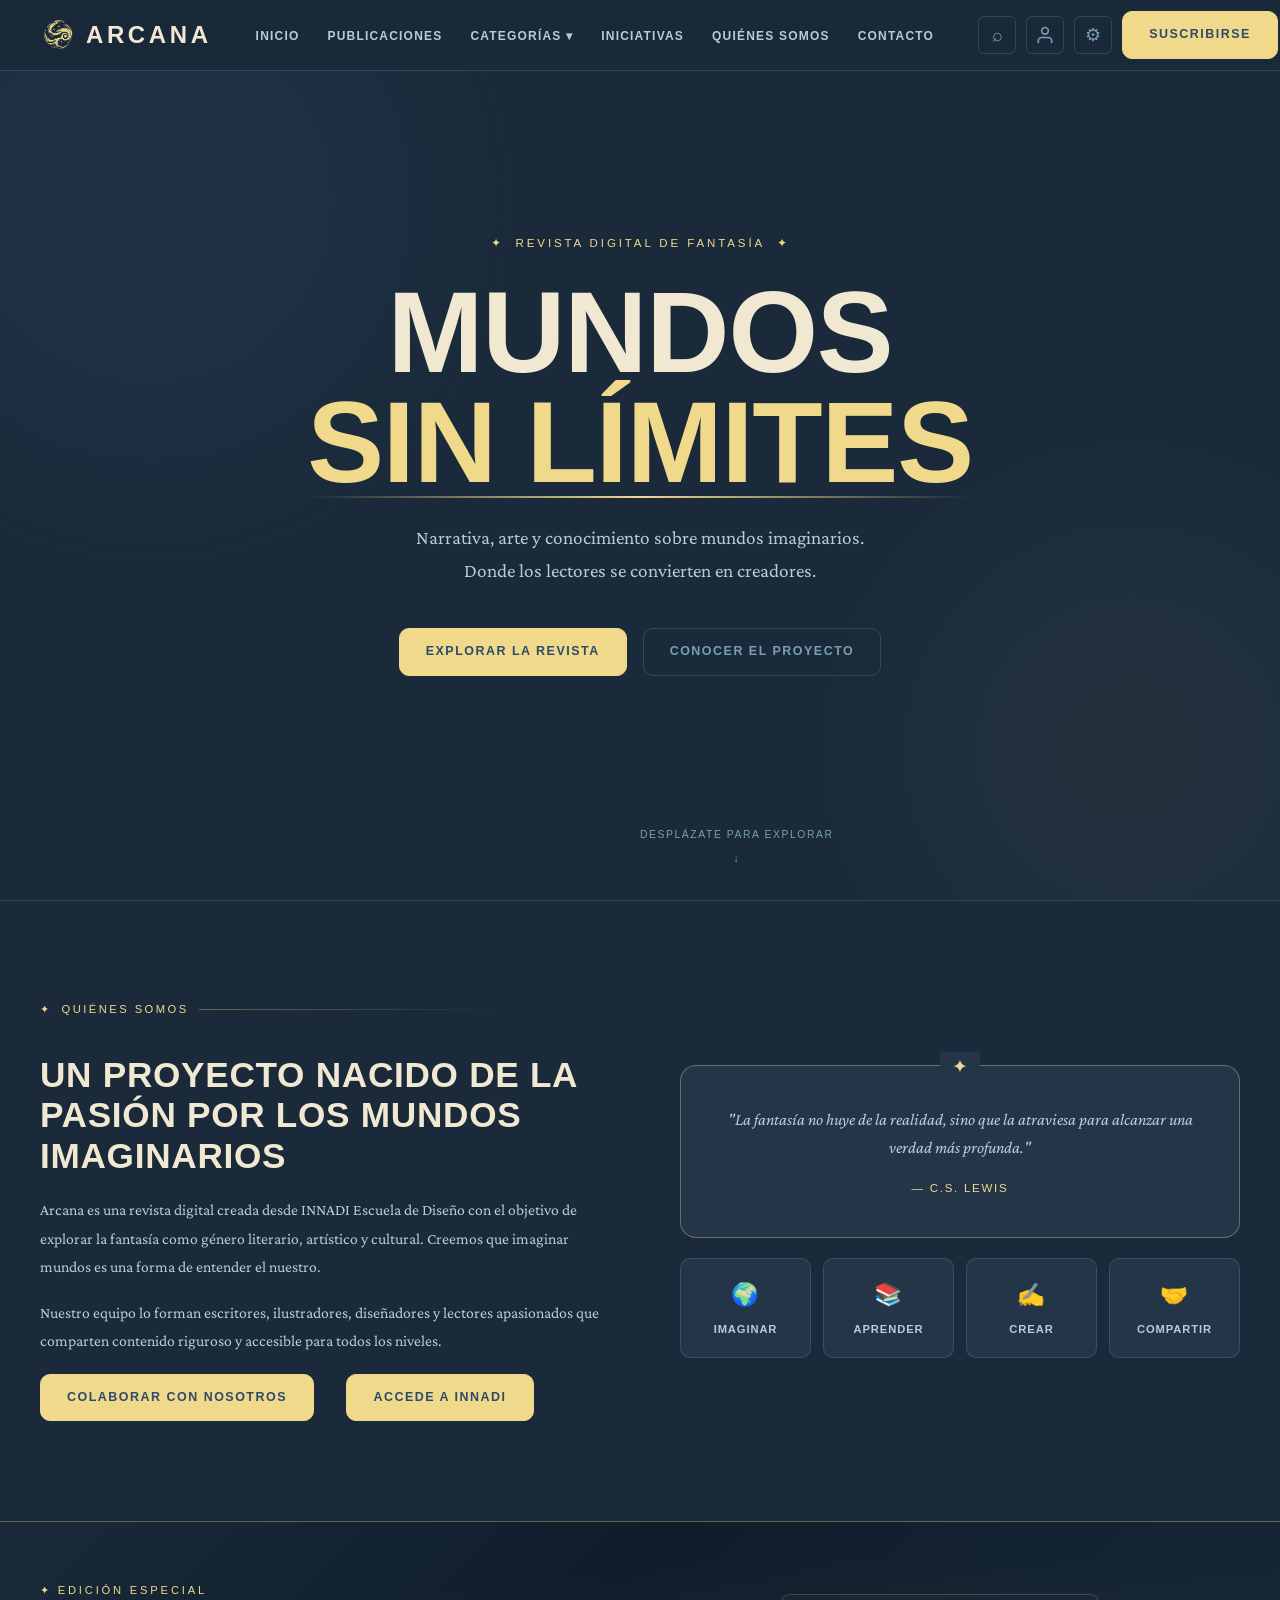
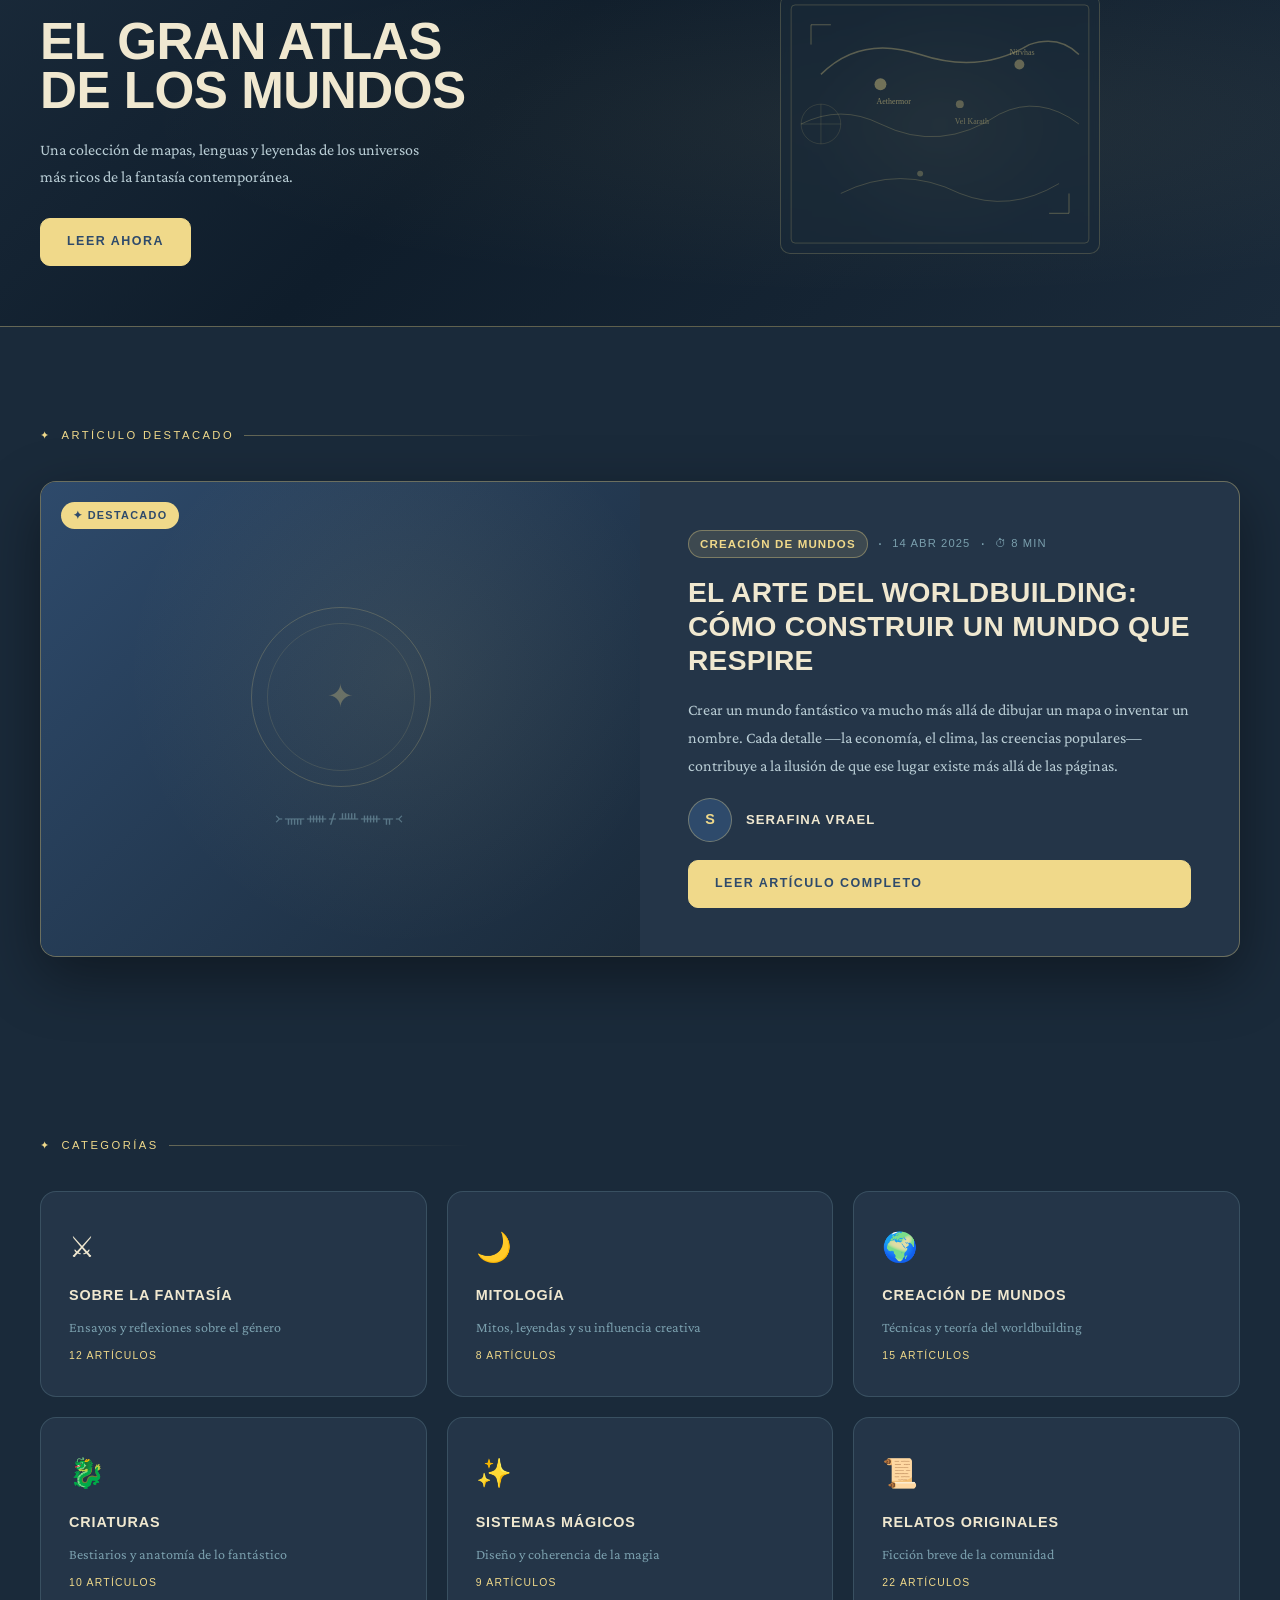
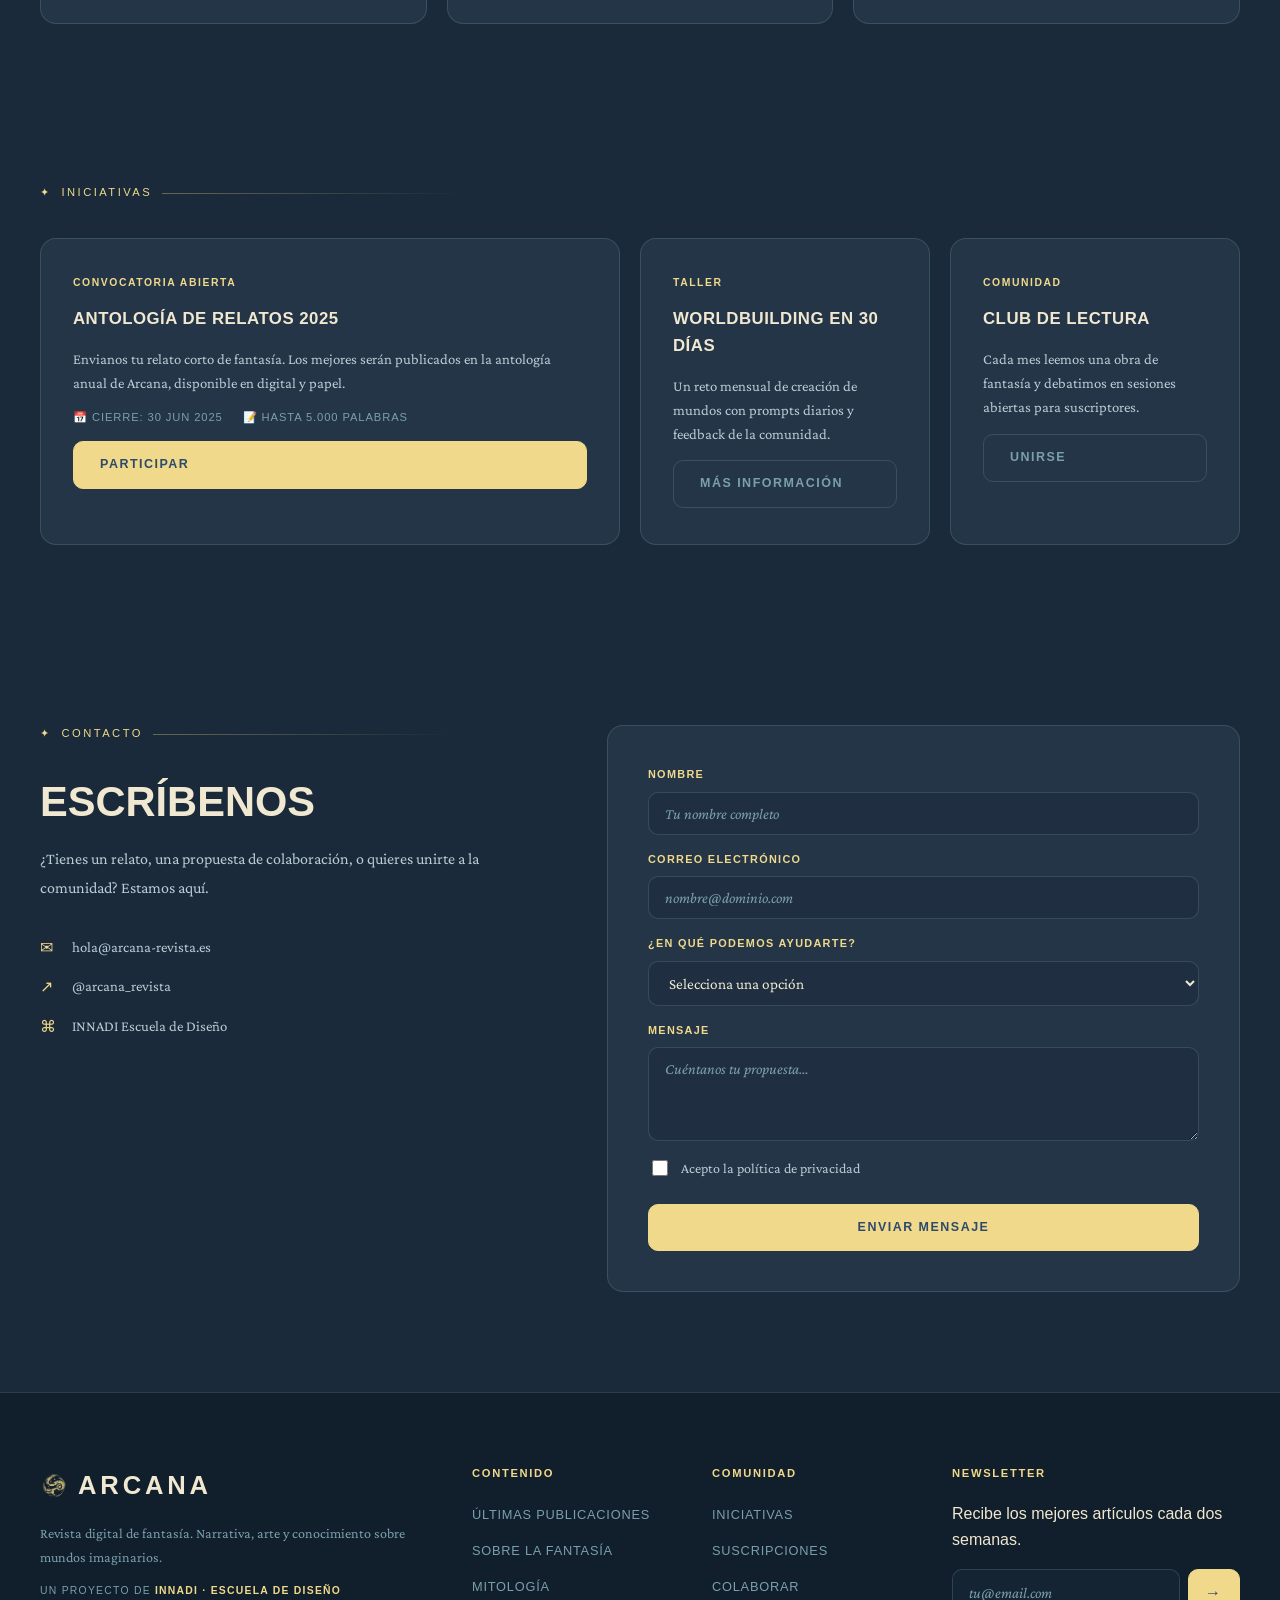
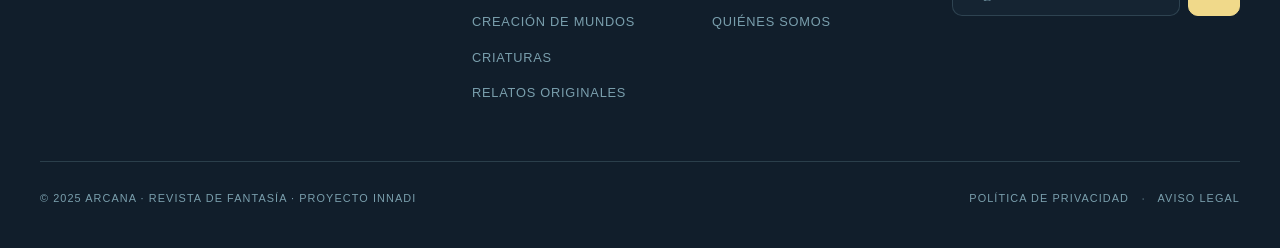
<file: index.html>
<!DOCTYPE html>
<html lang="es">
<head>
  <meta charset="UTF-8">
  <meta name="viewport" content="width=device-width, initial-scale=1.0">
  <meta name="description" content="Arcana — Revista digital de fantasía. Narrativa, arte y conocimiento sobre mundos imaginarios.">
  <title>Arcana · Revista de Fantasía</title>
  <link rel="preconnect" href="https://fonts.googleapis.com">
  <link rel="preconnect" href="https://fonts.gstatic.com" crossorigin>
  <link href="https://fonts.googleapis.com/css2?family=Cinzel:wght@400;600;700;900&family=Crimson+Pro:ital,wght@0,300;0,400;0,600;1,300;1,400&display=swap" rel="stylesheet">
  <link rel="stylesheet" href="assets/css/estilo.css">
  <link rel="stylesheet" href="assets/css/revista.css">
  <script src="assets/js/java.js"></script>

</head>
<body>

  <!-- ═══ NAVEGACIÓN ═══ -->
  <nav class="nav" id="nav">
    <div class="nav-inner">
      <a href="#" class="nav-logo" onclick="showPage('home')">
        <img src="assets/img/ico.png" class="nav-logo-img" alt="Arcana">
        <span class="nav-logo-text">Arcana</span>
      </a>
      <ul class="nav-links" id="navLinks">
        <li><a href="#inicio" class="nav-link" onclick="showPage('home')">Inicio</a></li>
        <li><a href="#publicaciones" class="nav-link" onclick="showPage('publicaciones')">Publicaciones</a></li>
        <li class="nav-dropdown">
          <a href="#categorias" class="nav-link">Categorías ▾</a>
          <ul class="dropdown-menu">
            <li><a href="#" onclick="showPage('publicaciones','fantasia')">Sobre la fantasía</a></li>
            <li><a href="#" onclick="showPage('publicaciones','mitologia')">Mitología</a></li>
            <li><a href="#" onclick="showPage('publicaciones','mundos')">Creación de mundos</a></li>
            <li><a href="#" onclick="showPage('publicaciones','criaturas')">Criaturas</a></li>
            <li><a href="#" onclick="showPage('publicaciones','magia')">Sistemas mágicos</a></li>
            <li><a href="#" onclick="showPage('publicaciones','relatos')">Relatos originales</a></li>
          </ul>
        </li>
        <li><a href="#iniciativas" class="nav-link">Iniciativas</a></li>
        <li><a href="#quienes" class="nav-link">Quiénes somos</a></li>
        <li><a href="#contacto" class="nav-link">Contacto</a></li>
      </ul>
      <div class="nav-actions">
        <button class="nav-search-btn" id="searchToggle" aria-label="Buscar">⌕</button>
        <button class="nav-icon-btn" onclick="showPage('usuario')" aria-label="Usuario">
          <svg width="20" height="20" viewBox="0 0 24 24" fill="none" stroke="currentColor" stroke-width="2" stroke-linecap="round" stroke-linejoin="round">
            <path d="M20 21v-2a4 4 0 0 0-4-4H8a4 4 0 0 0-4 4v2"/>
            <circle cx="12" cy="7" r="4"/>
          </svg>
        </button>
        <button class="nav-icon-btn" onclick="showPage('config')" aria-label="Configuración">⚙</button>
        <a href="#" class="btn btn-primary nav-cta" onclick="showPage('suscripciones')">Suscribirse</a>
      </div>
      <button class="nav-burger" id="burger" aria-label="Menú">☰</button>
    </div>
    <div class="search-bar" id="searchBar">
      <div class="search-inner">
        <input type="search" id="searchInput" placeholder="Busca artículos, criaturas, mundos…" autocomplete="off">
        <button class="search-close" id="searchClose">✕</button>
      </div>
    </div>
  </nav>

  <!-- ═══════════════════════════════
       PÁGINA: HOME
  ═══════════════════════════════ -->
  <div id="page-home" class="page active">

    <!-- HERO -->
    <section class="hero-main" id="inicio">
      <div class="hero-bg">
        <div class="hero-orb hero-orb-1"></div>
        <div class="hero-orb hero-orb-2"></div>
        <div class="hero-particles" id="particles"></div>
      </div>
      <div class="hero-content">
        <p class="hero-eyebrow">✦ &nbsp;Revista Digital de Fantasía &nbsp;✦</p>
        <h1 class="hero-title">
          <span class="hero-title-line">Mundos</span>
          <span class="hero-title-line hero-title-accent">sin límites</span>
        </h1>
        <p class="hero-subtitle">Narrativa, arte y conocimiento sobre mundos imaginarios.<br>Donde los lectores se convierten en creadores.</p>
        <div class="hero-cta-group">
          <a href="#" class="btn btn-primary" onclick="showPage('publicaciones')">Explorar la revista</a>
          <a href="#quienes" class="btn btn-ghost">Conocer el proyecto</a>
        </div>
      </div>
      <div class="hero-scroll-hint">
        <span>Desplázate para explorar</span>
        <div class="scroll-arrow">↓</div>
      </div>
    </section>

        <!-- QUIÉNES SOMOS -->
    <section class="quienes-section" id="quienes">
      <div class="container">
        <div class="quienes-inner">
          <div class="quienes-text">
            <div class="section-label"><span>✦</span> Quiénes somos</div>
            <h2>Un proyecto nacido de la pasión por los mundos imaginarios</h2>
            <p>Arcana es una revista digital creada desde INNADI Escuela de Diseño con el objetivo de explorar la fantasía como género literario, artístico y cultural. Creemos que imaginar mundos es una forma de entender el nuestro.</p>
            <p>Nuestro equipo lo forman escritores, ilustradores, diseñadores y lectores apasionados que comparten contenido riguroso y accesible para todos los niveles.</p>
            <a href="#contacto" class="btn btn-primary-cont">Colaborar con nosotros</a>
            <a href="https://www.innadi.com/" class="btn btn-primary">Accede a INNADI</a>
          </div>
          <div class="quienes-visual">
            <div class="manifesto-card">
              <p class="manifesto-quote">"La fantasía no huye de la realidad, sino que la atraviesa para alcanzar una verdad más profunda."</p>
              <p class="manifesto-author">— C.S. Lewis</p>
              <div class="manifesto-deco">✦</div>
            </div>
            <div class="values-grid">
              <div class="value-item"><span>🌍</span><strong>Imaginar</strong></div>
              <div class="value-item"><span>📚</span><strong>Aprender</strong></div>
              <div class="value-item"><span>✍</span><strong>Crear</strong></div>
              <div class="value-item"><span>🤝</span><strong>Compartir</strong></div>
            </div>
          </div>
        </div>
      </div>
    </section>

    <!-- BANNER -->
    <section class="banner-section">
      <div class="banner-inner">
        <div class="banner-text-col">
          <p class="banner-eyebrow">✦ Edición especial</p>
          <h2 class="banner-title">El gran atlas<br>de los mundos</h2>
          <p class="banner-desc">Una colección de mapas, lenguas y leyendas de los universos más ricos de la fantasía contemporánea.</p>
          <a href="#" class="btn btn-primary" onclick="showPage('articulo')">Leer ahora</a>
        </div>
        <div class="banner-visual">
          <div class="banner-orb"></div>
          <div class="banner-map-art">
            <svg viewBox="0 0 320 260" fill="none" xmlns="http://www.w3.org/2000/svg">
              <rect x="10" y="10" width="300" height="240" rx="4" stroke="rgba(240,217,138,0.2)" stroke-width="1"/>
              <path d="M40 80 Q80 40 140 60 Q200 80 250 50 Q280 40 300 60" stroke="rgba(240,217,138,0.3)" stroke-width="1.5" fill="none"/>
              <path d="M20 130 Q60 110 100 130 Q160 160 220 120 Q260 100 300 130" stroke="rgba(240,217,138,0.2)" stroke-width="1" fill="none"/>
              <path d="M60 200 Q120 170 180 200 Q230 220 280 190" stroke="rgba(240,217,138,0.2)" stroke-width="1" fill="none"/>
              <circle cx="100" cy="90" r="6" fill="rgba(240,217,138,0.4)"/>
              <circle cx="180" cy="110" r="4" fill="rgba(240,217,138,0.3)"/>
              <circle cx="240" cy="70" r="5" fill="rgba(240,217,138,0.35)"/>
              <circle cx="140" cy="180" r="3" fill="rgba(240,217,138,0.25)"/>
              <text x="96" y="110" font-size="8" fill="rgba(240,217,138,0.5)" font-family="serif">Aethermor</text>
              <text x="175" y="130" font-size="8" fill="rgba(240,217,138,0.4)" font-family="serif">Vel Karath</text>
              <text x="230" y="60" font-size="8" fill="rgba(240,217,138,0.45)" font-family="serif">Nirvhas</text>
              <path d="M30 30 L50 30 M30 30 L30 50" stroke="rgba(240,217,138,0.3)" stroke-width="1"/>
              <path d="M290 220 L270 220 M290 220 L290 200" stroke="rgba(240,217,138,0.3)" stroke-width="1"/>
              <circle cx="40" cy="130" r="20" stroke="rgba(240,217,138,0.12)" stroke-width="1" fill="none"/>
              <line x1="40" y1="110" x2="40" y2="150" stroke="rgba(240,217,138,0.15)" stroke-width="0.8"/>
              <line x1="20" y1="130" x2="60" y2="130" stroke="rgba(240,217,138,0.15)" stroke-width="0.8"/>
            </svg>
          </div>
        </div>
      </div>
    </section>

    <!-- ARTÍCULO DESTACADO (home) -->
    <section class="featured-wrap" id="publicaciones">
      <div class="container">
        <div class="section-label"><span>✦</span> Artículo destacado</div>
        <article class="featured-article">
          <div class="featured-img">
            <div class="featured-img-placeholder">
              <div class="img-art">
                <div class="img-art-circle"></div>
                <div class="img-art-rune">᚛ᚅᚔᚋᚊᚔᚂ᚜</div>
              </div>
            </div>
            <span class="featured-badge">✦ Destacado</span>
          </div>
          <div class="featured-body">
            <div class="featured-meta">
              <span class="tag">Creación de mundos</span>
              <span class="meta-sep">·</span>
              <span class="meta-date">14 Abr 2025</span>
              <span class="meta-sep">·</span>
              <span class="meta-time">⏱ 8 min</span>
            </div>
            <h2 class="featured-title">El arte del Worldbuilding: cómo construir un mundo que respire</h2>
            <p class="featured-excerpt">Crear un mundo fantástico va mucho más allá de dibujar un mapa o inventar un nombre. Cada detalle —la economía, el clima, las creencias populares— contribuye a la ilusión de que ese lugar existe más allá de las páginas.</p>
            <div class="featured-author">
              <div class="author-avatar">S</div>
              <div>
                <strong>Serafina Vrael</strong>
              </div>
            </div>
            <a href="#" class="btn btn-primary" onclick="showPage('articulo')">Leer artículo completo</a>
          </div>
        </article>
      </div>
    </section>

    <!-- CATEGORÍAS GRID -->
    <section class="cat-section" id="categorias">
      <div class="container">
        <div class="section-label"><span>✦</span> Categorías</div>
        <div class="cat-grid">
          <a href="#" class="cat-card" onclick="showPage('publicaciones','fantasia')">
            <div class="cat-icon">⚔</div>
            <h3>Sobre la fantasía</h3>
            <p>Ensayos y reflexiones sobre el género</p>
            <span class="cat-count">12 artículos</span>
          </a>
          <a href="#" class="cat-card" onclick="showPage('publicaciones','mitologia')">
            <div class="cat-icon">🌙</div>
            <h3>Mitología</h3>
            <p>Mitos, leyendas y su influencia creativa</p>
            <span class="cat-count">8 artículos</span>
          </a>
          <a href="#" class="cat-card" onclick="showPage('publicaciones','mundos')">
            <div class="cat-icon">🌍</div>
            <h3>Creación de mundos</h3>
            <p>Técnicas y teoría del worldbuilding</p>
            <span class="cat-count">15 artículos</span>
          </a>
          <a href="#" class="cat-card" onclick="showPage('publicaciones','criaturas')">
            <div class="cat-icon">🐉</div>
            <h3>Criaturas</h3>
            <p>Bestiarios y anatomía de lo fantástico</p>
            <span class="cat-count">10 artículos</span>
          </a>
          <a href="#" class="cat-card" onclick="showPage('publicaciones','magia')">
            <div class="cat-icon">✨</div>
            <h3>Sistemas mágicos</h3>
            <p>Diseño y coherencia de la magia</p>
            <span class="cat-count">9 artículos</span>
          </a>
          <a href="#" class="cat-card" onclick="showPage('publicaciones','relatos')">
            <div class="cat-icon">📜</div>
            <h3>Relatos originales</h3>
            <p>Ficción breve de la comunidad</p>
            <span class="cat-count">22 artículos</span>
          </a>
        </div>
      </div>
    </section>

    <!-- INICIATIVAS -->
    <section class="iniciativas-section" id="iniciativas">
      <div class="container">
        <div class="section-label"><span>✦</span> Iniciativas</div>
        <div class="iniciativas-grid">
          <article class="iniciativa-card iniciativa-main">
            <div class="iniciativa-tag">Convocatoria abierta</div>
            <h3>Antología de Relatos 2025</h3>
            <p>Envianos tu relato corto de fantasía. Los mejores serán publicados en la antología anual de Arcana, disponible en digital y papel.</p>
            <div class="iniciativa-meta">
              <span>📅 Cierre: 30 Jun 2025</span>
              <span>📝 Hasta 5.000 palabras</span>
            </div>
            <a href="#contacto" class="btn btn-primary">Participar</a>
          </article>
          <article class="iniciativa-card">
            <div class="iniciativa-tag">Taller</div>
            <h3>Worldbuilding en 30 días</h3>
            <p>Un reto mensual de creación de mundos con prompts diarios y feedback de la comunidad.</p>
            <a href="#" class="btn btn-ghost">Más información</a>
          </article>
          <article class="iniciativa-card">
            <div class="iniciativa-tag">Comunidad</div>
            <h3>Club de lectura</h3>
            <p>Cada mes leemos una obra de fantasía y debatimos en sesiones abiertas para suscriptores.</p>
            <a href="#" class="btn btn-ghost">Unirse</a>
          </article>
        </div>
      </div>
    </section>

    <!-- CONTACTO -->
    <section class="contacto-section" id="contacto">
      <div class="container">
        <div class="contacto-inner">
          <div class="contacto-text">
            <div class="section-label"><span>✦</span> Contacto</div>
            <h2>Escríbenos</h2>
            <p>¿Tienes un relato, una propuesta de colaboración, o quieres unirte a la comunidad? Estamos aquí.</p>
            <div class="contacto-info">
              <div class="contacto-item"><span>✉</span><span>hola@arcana-revista.es</span></div>
              <div class="contacto-item"><span>↗</span><span>@arcana_revista</span></div>
              <div class="contacto-item"><span>⌘</span><span>INNADI Escuela de Diseño</span></div>
            </div>
          </div>
          <form class="contacto-form" id="contactForm">
            <div class="field">
              <label for="c-nombre">Nombre</label>
              <input id="c-nombre" type="text" placeholder="Tu nombre completo" required>
            </div>
            <div class="field">
              <label for="c-email">Correo electrónico</label>
              <input id="c-email" type="email" placeholder="nombre@dominio.com" required>
            </div>
            <div class="field">
              <label for="c-tipo">¿En qué podemos ayudarte?</label>
              <select id="c-tipo">
                <option>Selecciona una opción</option>
                <option>Propuesta de colaboración</option>
                <option>Envío de relato</option>
                <option>Suscripción</option>
                <option>Otros</option>
              </select>
            </div>
            <div class="field">
              <label for="c-mensaje">Mensaje</label>
              <textarea id="c-mensaje" rows="4" placeholder="Cuéntanos tu propuesta…" required></textarea>
            </div>
            <div class="field-inline">
              <label class="checkbox-wrap">
                <input type="checkbox" required>
                <span>Acepto la política de privacidad</span>
              </label>
            </div>
            <button type="submit" class="btn btn-primary form-submit">Enviar mensaje</button>
            <div class="form-success" id="formSuccess"><span>✓</span> Mensaje enviado. ¡Nos ponemos en contacto pronto!</div>
          </form>
        </div>
      </div>
    </section>

    <!-- FOOTER -->
    <footer class="footer">
      <div class="container">
        <div class="footer-grid">
          <div class="footer-brand">
            <div class="footer-logo">
            <img src="assets/img/ico.png" class="footer-logo-img" alt="">
            Arcana
          </div>
            <p>Revista digital de fantasía. Narrativa, arte y conocimiento sobre mundos imaginarios.</p>
            <p class="footer-innadi">Un proyecto de <strong> <a href="https://www.innadi.com/">INNADI · Escuela de Diseño</a></strong></p>
          </div>
          <div class="footer-col">
            <h4>Contenido</h4>
            <ul>
              <li><a href="#" onclick="showPage('publicaciones')">Últimas publicaciones</a></li>
              <li><a href="#" onclick="showPage('publicaciones','fantasia')">Sobre la fantasía</a></li>
              <li><a href="#" onclick="showPage('publicaciones','mitologia')">Mitología</a></li>
              <li><a href="#" onclick="showPage('publicaciones','mundos')">Creación de mundos</a></li>
              <li><a href="#" onclick="showPage('publicaciones','criaturas')">Criaturas</a></li>
              <li><a href="#" onclick="showPage('publicaciones','relatos')">Relatos originales</a></li>
            </ul>
          </div>
          <div class="footer-col">
            <h4>Comunidad</h4>
            <ul>
              <li><a href="#iniciativas">Iniciativas</a></li>
              <li><a href="#" onclick="showPage('suscripciones')">Suscripciones</a></li>
              <li><a href="#contacto">Colaborar</a></li>
              <li><a href="#quienes">Quiénes somos</a></li>
            </ul>
          </div>
          <div class="footer-col">
            <h4>Newsletter</h4>
            <p>Recibe los mejores artículos cada dos semanas.</p>
            <div class="footer-newsletter">
              <input type="email" placeholder="tu@email.com" class="footer-email-input">
              <button class="btn btn-primary footer-subscribe">→</button>
            </div>
          </div>
        </div>
        <div class="footer-bottom">
          <p>© 2025 Arcana · Revista de Fantasía · Proyecto INNADI</p>
          <div class="footer-links">
            <a href="#">Política de privacidad</a>
            <span>·</span>
            <a href="#">Aviso legal</a>
          </div>
        </div>
      </div>
    </footer>

  </div><!-- /page-home -->


  <!-- ═══════════════════════════════
       PÁGINA: PUBLICACIONES
  ═══════════════════════════════ -->
  <div id="page-publicaciones" class="page">
    <div class="subpage-hero">
      <div class="container">
        <p class="hero-eyebrow">✦ Publicaciones</p>
        <h1 class="subpage-title" id="pubPageTitle">Todas las publicaciones</h1>
        <p class="subpage-subtitle" id="pubPageSub">Explora nuestra biblioteca de artículos por categoría</p>
      </div>
    </div>

    <div class="container pub-layout">
      <!-- Sidebar categorías -->
      <aside class="pub-sidebar">
        <div class="sidebar-label">Categorías</div>
        <nav class="sidebar-nav">
          <button class="sidebar-btn active" data-cat="todos" onclick="filterPub('todos',this)">
            <span class="sidebar-btn-icon">✦</span> Todos
            <span class="sidebar-count">76</span>
          </button>
          <button class="sidebar-btn" data-cat="fantasia" onclick="filterPub('fantasia',this)">
            <span class="sidebar-btn-icon">⚔</span> Sobre la fantasía
            <span class="sidebar-count">12</span>
          </button>
          <button class="sidebar-btn" data-cat="mitologia" onclick="filterPub('mitologia',this)">
            <span class="sidebar-btn-icon">🌙</span> Mitología
            <span class="sidebar-count">8</span>
          </button>
          <button class="sidebar-btn" data-cat="mundos" onclick="filterPub('mundos',this)">
            <span class="sidebar-btn-icon">🌍</span> Creación de mundos
            <span class="sidebar-count">15</span>
          </button>
          <button class="sidebar-btn" data-cat="criaturas" onclick="filterPub('criaturas',this)">
            <span class="sidebar-btn-icon">🐉</span> Criaturas
            <span class="sidebar-count">10</span>
          </button>
          <button class="sidebar-btn" data-cat="magia" onclick="filterPub('magia',this)">
            <span class="sidebar-btn-icon">✨</span> Sistemas mágicos
            <span class="sidebar-count">9</span>
          </button>
          <button class="sidebar-btn" data-cat="relatos" onclick="filterPub('relatos',this)">
            <span class="sidebar-btn-icon">📜</span> Relatos originales
            <span class="sidebar-count">22</span>
          </button>
        </nav>
        <div class="sidebar-divider"></div>
        <div class="sidebar-label">Ordenar por</div>
        <div class="sidebar-sort">
          <button class="sort-btn active">Más recientes</button>
          <button class="sort-btn">Más leídos</button>
          <button class="sort-btn">Lectura corta</button>
        </div>
      </aside>

      <!-- Grid de artículos -->
      <main class="pub-main">
        <div class="pub-top-bar">
          <span class="pub-count" id="pubCount">76 artículos</span>
          <div class="pub-view-toggle">
            <button class="view-btn active" data-view="grid" onclick="setPubView('grid',this)">⊞</button>
            <button class="view-btn" data-view="list" onclick="setPubView('list',this)">☰</button>
          </div>
        </div>

        <div class="articles-grid pub-grid" id="pubGrid">

          <article class="article-card" data-cat="criaturas" onclick="showPage('articulo')">
            <div class="article-img">
              <div class="article-img-art art-dragon">
                <svg viewBox="0 0 120 120" fill="none"><circle cx="60" cy="60" r="55" stroke="rgba(240,217,138,0.15)" stroke-width="1"/><path d="M60 20 L80 50 L70 55 L90 80 L60 70 L30 80 L50 55 L40 50 Z" stroke="#F0D98A" stroke-width="1.5" fill="rgba(240,217,138,0.05)"/><circle cx="50" cy="45" r="3" fill="#F0D98A" opacity="0.6"/><circle cx="70" cy="45" r="3" fill="#F0D98A" opacity="0.6"/></svg>
              </div>
            </div>
            <div class="article-body">
              <div class="article-meta"><span class="tag">Criaturas</span><span class="meta-date">10 Abr 2025</span></div>
              <h3 class="article-title">Dragones: anatomía de una leyenda universal</h3>
              <p class="article-excerpt">Desde Fafnir hasta Smaug, los dragones comparten una presencia simbólica en culturas que nunca se conocieron.</p>
              <div class="article-footer"><div class="author-mini"><div class="author-dot">M</div><span>M. Thalindor</span></div><div class="read-info">⏱ 6 min</div></div>
            </div>
          </article>

          <article class="article-card" data-cat="magia" onclick="showPage('articulo')">
            <div class="article-img">
              <div class="article-img-art art-magic">
                <svg viewBox="0 0 120 120" fill="none"><circle cx="60" cy="60" r="55" stroke="rgba(240,217,138,0.15)" stroke-width="1"/><polygon points="60,15 70,45 100,45 77,63 86,93 60,75 34,93 43,63 20,45 50,45" stroke="#F0D98A" stroke-width="1.2" fill="rgba(240,217,138,0.04)"/></svg>
              </div>
            </div>
            <div class="article-body">
              <div class="article-meta"><span class="tag">Magia</span><span class="meta-date">5 Abr 2025</span></div>
              <h3 class="article-title">Las reglas de la magia: cuando lo imposible tiene lógica</h3>
              <p class="article-excerpt">Sanderson, Le Guin y Tolkien: tres filosofías del sistema mágico que cambiaron la fantasía moderna.</p>
              <div class="article-footer"><div class="author-mini"><div class="author-dot">D</div><span>D. Kessvel</span></div><div class="read-info">⏱ 9 min</div></div>
            </div>
          </article>

          <article class="article-card" data-cat="mundos" onclick="showPage('articulo')">
            <div class="article-img">
              <div class="article-img-art">
                <svg viewBox="0 0 120 120" fill="none"><circle cx="60" cy="60" r="55" stroke="rgba(240,217,138,0.15)" stroke-width="1"/><circle cx="60" cy="60" r="30" stroke="#F0D98A" stroke-width="1" fill="none" opacity="0.5"/><path d="M30 60 Q60 40 90 60" stroke="#F0D98A" stroke-width="1" fill="none" opacity="0.4"/><path d="M30 60 Q60 80 90 60" stroke="#F0D98A" stroke-width="1" fill="none" opacity="0.4"/></svg>
              </div>
            </div>
            <div class="article-body">
              <div class="article-meta"><span class="tag">Mundos</span><span class="meta-date">2 Abr 2025</span></div>
              <h3 class="article-title">Cartografía fantástica: mapear lo que no existe</h3>
              <p class="article-excerpt">Un mapa bien diseñado no solo orienta al lector; define el ritmo de la aventura y revela la historia del mundo.</p>
              <div class="article-footer"><div class="author-mini"><div class="author-dot">I</div><span>I. Sunveth</span></div><div class="read-info">⏱ 7 min</div></div>
            </div>
          </article>

          <article class="article-card" data-cat="mitologia" onclick="showPage('articulo')">
            <div class="article-img">
              <div class="article-img-art">
                <svg viewBox="0 0 120 120" fill="none"><circle cx="60" cy="60" r="55" stroke="rgba(240,217,138,0.15)" stroke-width="1"/><path d="M60 15 L60 105 M15 60 L105 60" stroke="#F0D98A" stroke-width="0.8" opacity="0.3"/><circle cx="60" cy="60" r="20" stroke="#F0D98A" stroke-width="1.2" fill="none" opacity="0.5"/><path d="M45 45 L75 75 M75 45 L45 75" stroke="#F0D98A" stroke-width="0.8" opacity="0.3"/></svg>
              </div>
            </div>
            <div class="article-body">
              <div class="article-meta"><span class="tag">Mitología</span><span class="meta-date">28 Mar 2025</span></div>
              <h3 class="article-title">Los héroes caídos: arquetipos que perduran</h3>
              <p class="article-excerpt">Aquiles, Sigfrido, Beowulf. Qué tienen en común estos héroes y por qué seguimos recreándolos hoy.</p>
              <div class="article-footer"><div class="author-mini"><div class="author-dot">C</div><span>C. Orvane</span></div><div class="read-info">⏱ 11 min</div></div>
            </div>
          </article>

          <article class="article-card" data-cat="fantasia" onclick="showPage('articulo')">
            <div class="article-img">
              <div class="article-img-art">
                <svg viewBox="0 0 120 120" fill="none"><circle cx="60" cy="60" r="55" stroke="rgba(240,217,138,0.15)" stroke-width="1"/><rect x="35" y="35" width="50" height="50" rx="3" stroke="#F0D98A" stroke-width="1" fill="rgba(240,217,138,0.04)"/><line x1="35" y1="50" x2="85" y2="50" stroke="#F0D98A" stroke-width="0.8" opacity="0.4"/><line x1="35" y1="65" x2="85" y2="65" stroke="#F0D98A" stroke-width="0.8" opacity="0.4"/><line x1="35" y1="78" x2="65" y2="78" stroke="#F0D98A" stroke-width="0.8" opacity="0.4"/></svg>
              </div>
            </div>
            <div class="article-body">
              <div class="article-meta"><span class="tag">Fantasía</span><span class="meta-date">21 Mar 2025</span></div>
              <h3 class="article-title">¿Qué hace grande a un libro de fantasía?</h3>
              <p class="article-excerpt">Más allá de la magia y los dragones, los mejores libros del género comparten algo que va mucho más allá de la trama.</p>
              <div class="article-footer"><div class="author-mini"><div class="author-dot">S</div><span>S. Vrael</span></div><div class="read-info">⏱ 5 min</div></div>
            </div>
          </article>

          <article class="article-card" data-cat="relatos" onclick="showPage('articulo')">
            <div class="article-img">
              <div class="article-img-art">
                <svg viewBox="0 0 120 120" fill="none"><circle cx="60" cy="60" r="55" stroke="rgba(240,217,138,0.15)" stroke-width="1"/><path d="M40 30 Q60 20 80 30 L85 90 Q60 100 35 90 Z" stroke="#F0D98A" stroke-width="1" fill="rgba(240,217,138,0.04)"/><line x1="48" y1="50" x2="72" y2="50" stroke="#F0D98A" stroke-width="0.8" opacity="0.5"/><line x1="48" y1="60" x2="72" y2="60" stroke="#F0D98A" stroke-width="0.8" opacity="0.5"/><line x1="48" y1="70" x2="62" y2="70" stroke="#F0D98A" stroke-width="0.8" opacity="0.5"/></svg>
              </div>
            </div>
            <div class="article-body">
              <div class="article-meta"><span class="tag">Relatos</span><span class="meta-date">15 Mar 2025</span></div>
              <h3 class="article-title">La última lluvia de Iselth</h3>
              <p class="article-excerpt">Cuando el dios del agua cerró los ojos por última vez, Iselth comprendió que tendría que aprender a llorar por sí sola.</p>
              <div class="article-footer"><div class="author-mini"><div class="author-dot">E</div><span>E. Farryn</span></div><div class="read-info">⏱ 4 min</div></div>
            </div>
          </article>

        </div><!-- /pub-grid -->

        <div class="pagination">
          <button class="page-btn active">1</button>
          <button class="page-btn">2</button>
          <button class="page-btn">3</button>
          <span class="page-sep">…</span>
          <button class="page-btn">8</button>
          <button class="page-btn page-next">Siguiente →</button>
        </div>
      </main>
    </div>
  </div><!-- /page-publicaciones -->


  <!-- ═══════════════════════════════
       PÁGINA: ARTÍCULO DESTACADO
  ═══════════════════════════════ -->
  <div id="page-articulo" class="page">
    <div class="articulo-hero">
      <div class="container">
        <div class="articulo-breadcrumb">
          <button onclick="showPage('home')">Inicio</button>
          <span>›</span>
          <button onclick="showPage('publicaciones','mundos')">Creación de mundos</button>
          <span>›</span>
          <span>Artículo</span>
        </div>
        <span class="tag" style="margin-bottom: 20px; display: inline-flex;">Creación de mundos</span>
        <h1 class="articulo-titulo">El arte del Worldbuilding: cómo construir un mundo que respire</h1>
        <div class="articulo-meta-bar">
          <div class="articulo-author-info">
            <div class="author-avatar">S</div>
            <div>
              <strong>Serafina Vrael</strong>
              <span>Editora fundadora · 14 Abr 2025</span>
            </div>
          </div>
          <div class="articulo-stats">
            <span>⏱ 8 min de lectura</span>
            <span>·</span>
            <span>👁 2.4k lecturas</span>
          </div>
        </div>
      </div>
    </div>

    <div class="container articulo-layout">
      <article class="articulo-body">
        <div class="articulo-cover-img">
          <div class="img-art" style="opacity:0.5; transform: scale(1.5);">
            <div class="img-art-circle"></div>
          </div>
        </div>

        <div class="articulo-content">
          <p class="articulo-lead">Crear un mundo fantástico va mucho más allá de dibujar un mapa o inventar un nombre. Cada detalle —la economía, el clima, las creencias populares— contribuye a la ilusión de que ese lugar existe más allá de las páginas.</p>

          <h2>El primer error del worldbuilder</h2>
          <p>La mayoría de creadores noveles empiezan por lo visible: el nombre del reino, el aspecto de la capital, el sistema de magia. Sin embargo, los mundos que perduran en la memoria del lector son aquellos que tienen raíces invisibles. ¿Por qué ese reino lleva ese nombre? ¿Quién construyó la capital y con qué materiales disponía? ¿Qué consecuencias tiene la magia en la economía cotidiana?</p>

          <blockquote class="articulo-quote">
            <p>"La historia visible es solo la punta del iceberg. Todo lo que el lector nunca verá es lo que mantiene el mundo a flote."</p>
            <cite>— Ursula K. Le Guin</cite>
          </blockquote>

          <h2>Los cuatro pilares del worldbuilding coherente</h2>
          <p>Existen cuatro dimensiones que todo mundo bien construido debe resolver, aunque el lector nunca las perciba directamente:</p>

          <div class="articulo-pillars">
            <div class="pillar-card">
              <span class="pillar-num">01</span>
              <h4>Geografía y clima</h4>
              <p>El terreno condiciona la cultura, la economía y los conflictos. Un desierto no produce el mismo tipo de civilización que un delta fluvial.</p>
            </div>
            <div class="pillar-card">
              <span class="pillar-num">02</span>
              <h4>Historia y mitología</h4>
              <p>Todo mundo tiene una historia que lo precede. Esa historia se filtra en los nombres, las supersticiones, los monumentos en ruinas.</p>
            </div>
            <div class="pillar-card">
              <span class="pillar-num">03</span>
              <h4>Economía y política</h4>
              <p>¿De qué vive la gente? ¿Quién tiene el poder y por qué? Estas preguntas generan conflictos naturales y plausibles.</p>
            </div>
            <div class="pillar-card">
              <span class="pillar-num">04</span>
              <h4>Creencias y valores</h4>
              <p>La religión, la ética y los tabúes definen qué considera sagrado o prohibido esa sociedad.</p>
            </div>
          </div>

          <h2>Cuánto mostrar y cuánto esconder</h2>
          <p>Uno de los errores más comunes es el llamado "síndrome de la enciclopedia": el autor ha construido tanto que no puede resistir la tentación de contarlo todo. El resultado es que la narrativa se detiene para dar paso a largas descripciones que el lector suele saltarse.</p>
          <p>La regla de oro: construye el iceberg completo, pero solo muestra la punta. El lector percibirá la solidez de lo que hay debajo sin necesidad de verlo.</p>
        </div>

        <div class="articulo-tags-bar">
          <span class="tag">Worldbuilding</span>
          <span class="tag">Narrativa</span>
          <span class="tag">Técnica</span>
          <span class="tag">Fantasía</span>
        </div>

        <div class="articulo-nav">
          <button class="articulo-nav-btn" onclick="showPage('publicaciones')">← Volver a publicaciones</button>
          <button class="articulo-nav-btn" onclick="showPage('articulo')">Siguiente artículo →</button>
        </div>
      </article>

      <!-- Sidebar del artículo -->
      <aside class="articulo-sidebar">
        <div class="art-sidebar-card">
          <div class="sidebar-label">Sobre la autora</div>
          <div class="art-author-card">
            <div class="author-avatar" style="width:56px;height:56px;font-size:1.3rem;">L</div>
            <div>
              <strong>Serafina Vrael</strong>
              <p>Editora fundadora de Arcana. Especialista en literatura fantástica y worldbuilding.</p>
            </div>
          </div>
        </div>

        <div class="art-sidebar-card">
          <div class="sidebar-label">Artículos relacionados</div>
          <div class="related-list">
            <a href="#" class="related-item" onclick="showPage('articulo')">
              <span class="tag" style="font-size:0.65rem">Mundos</span>
              <p>Cartografía fantástica: mapear lo que no existe</p>
            </a>
            <a href="#" class="related-item" onclick="showPage('articulo')">
              <span class="tag" style="font-size:0.65rem">Magia</span>
              <p>Las reglas de la magia: cuando lo imposible tiene lógica</p>
            </a>
            <a href="#" class="related-item" onclick="showPage('articulo')">
              <span class="tag" style="font-size:0.65rem">Mitología</span>
              <p>Los héroes caídos: arquetipos que perduran</p>
            </a>
          </div>
        </div>

        <div class="art-sidebar-card art-subscribe-card">
          <p class="sidebar-label">Boletín de Arcana</p>
          <p style="font-size:0.88rem; color: var(--color-text-soft); margin: 0 0 16px;">Recibe los mejores artículos cada dos semanas.</p>
          <input type="email" placeholder="tu@email.com" style="margin-bottom:10px">
          <button class="btn btn-primary" style="width:100%; justify-content: center;" onclick="showPage('suscripciones')">Suscribirse</button>
        </div>
      </aside>
    </div>
  </div><!-- /page-articulo -->


  <!-- ═══════════════════════════════
       PÁGINA: SUSCRIPCIONES
  ═══════════════════════════════ -->
  <div id="page-suscripciones" class="page">
    <div class="subpage-hero">
      <div class="container">
        <p class="hero-eyebrow">✦ Comunidad</p>
        <h1 class="subpage-title">Suscripciones y alertas</h1>
        <p class="subpage-subtitle">Personaliza qué contenido recibes y cuándo</p>
      </div>
    </div>

    <div class="container subs-layout">

      <!-- A. Suscripción a autores -->
      <section class="subs-section">
        <div class="subs-section-header">
          <div class="subs-section-icon">👤</div>
          <div>
            <h2>Autores que sigues</h2>
            <p>Recibe notificaciones cuando publiquen nuevo contenido</p>
          </div>
        </div>
        <div class="authors-grid">
          <div class="author-sub-card subscribed">
            <div class="author-avatar" style="width:52px;height:52px;font-size:1.2rem;">L</div>
            <div class="author-sub-info">
              <strong>Serafina Vrael</strong>
              <span>12 publicaciones · Editora fundadora</span>
              <div class="author-tags"><span class="mini-tag">Mundos</span><span class="mini-tag">Narrativa</span></div>
            </div>
            <button class="sub-toggle subscribed" onclick="toggleSub(this)">✓ Siguiendo</button>
          </div>
          <div class="author-sub-card">
            <div class="author-avatar" style="width:52px;height:52px;font-size:1.2rem;background:var(--color-steel);">M</div>
            <div class="author-sub-info">
              <strong>Mireya Thalindor</strong>
              <span>8 publicaciones · Colaboradora</span>
              <div class="author-tags"><span class="mini-tag">Criaturas</span><span class="mini-tag">Mitología</span></div>
            </div>
            <button class="sub-toggle" onclick="toggleSub(this)">+ Seguir</button>
          </div>
          <div class="author-sub-card">
            <div class="author-avatar" style="width:52px;height:52px;font-size:1.2rem;background:var(--color-abyss);">D</div>
            <div class="author-sub-info">
              <strong>Dorian Kessvel</strong>
              <span>6 publicaciones · Colaborador</span>
              <div class="author-tags"><span class="mini-tag">Magia</span></div>
            </div>
            <button class="sub-toggle" onclick="toggleSub(this)">+ Seguir</button>
          </div>
          <div class="author-sub-card">
            <div class="author-avatar" style="width:52px;height:52px;font-size:1.2rem;background:#3A5A6B;">I</div>
            <div class="author-sub-info">
              <strong>Ilara Sunveth</strong>
              <span>9 publicaciones · Colaboradora</span>
              <div class="author-tags"><span class="mini-tag">Mundos</span><span class="mini-tag">Cartografía</span></div>
            </div>
            <button class="sub-toggle" onclick="toggleSub(this)">+ Seguir</button>
          </div>
        </div>
      </section>

      <!-- B. Suscripción a etiquetas -->
      <section class="subs-section">
        <div class="subs-section-header">
          <div class="subs-section-icon">🏷</div>
          <div>
            <h2>Etiquetas que sigues</h2>
            <p>Te avisamos cuando se publique contenido con estas etiquetas</p>
          </div>
        </div>
        <div class="tags-sub-grid">
          <button class="tag-sub-btn active" onclick="this.classList.toggle('active')">Worldbuilding</button>
          <button class="tag-sub-btn active" onclick="this.classList.toggle('active')">Dragones</button>
          <button class="tag-sub-btn" onclick="this.classList.toggle('active')">Magia blanda</button>
          <button class="tag-sub-btn" onclick="this.classList.toggle('active')">Mitología nórdica</button>
          <button class="tag-sub-btn active" onclick="this.classList.toggle('active')">Relato corto</button>
          <button class="tag-sub-btn" onclick="this.classList.toggle('active')">Tolkien</button>
          <button class="tag-sub-btn" onclick="this.classList.toggle('active')">Sistemas mágicos</button>
          <button class="tag-sub-btn" onclick="this.classList.toggle('active')">Cartografía</button>
          <button class="tag-sub-btn" onclick="this.classList.toggle('active')">Bestiario</button>
          <button class="tag-sub-btn" onclick="this.classList.toggle('active')">Escritura creativa</button>
          <button class="tag-sub-btn active" onclick="this.classList.toggle('active')">Reseñas</button>
          <button class="tag-sub-btn" onclick="this.classList.toggle('active')">Historia medieval</button>
        </div>
        <p class="tags-sub-hint">Haz clic para activar o desactivar una etiqueta</p>
      </section>

      <!-- C. Configuración del newsletter -->
      <section class="subs-section">
        <div class="subs-section-header">
          <div class="subs-section-icon">✉</div>
          <div>
            <h2>Boletín de Arcana</h2>
            <p>Configura la frecuencia y tipo de contenido que recibes</p>
          </div>
        </div>
        <div class="newsletter-config">
          <div class="newsletter-form-wrap">
            <div class="field">
              <label>Tu correo electrónico</label>
              <input type="email" placeholder="nombre@dominio.com">
            </div>
            <div class="field">
              <label>Frecuencia</label>
              <div class="freq-options">
                <label class="freq-option">
                  <input type="radio" name="freq" value="semanal" checked>
                  <span class="freq-label">
                    <strong>Semanal</strong>
                    <em>Cada lunes, un resumen de lo publicado</em>
                  </span>
                </label>
                <label class="freq-option">
                  <input type="radio" name="freq" value="quincenal">
                  <span class="freq-label">
                    <strong>Quincenal</strong>
                    <em>Cada dos semanas, selección editorial</em>
                  </span>
                </label>
                <label class="freq-option">
                  <input type="radio" name="freq" value="mensual">
                  <span class="freq-label">
                    <strong>Mensual</strong>
                    <em>Una vez al mes, lo más destacado</em>
                  </span>
                </label>
              </div>
            </div>
            <div class="field">
              <label>Tipos de contenido</label>
              <div class="content-checks">
                <label class="checkbox-wrap"><input type="checkbox" checked><span>Artículos de fondo</span></label>
                <label class="checkbox-wrap"><input type="checkbox" checked><span>Relatos originales</span></label>
                <label class="checkbox-wrap"><input type="checkbox"><span>Talleres y convocatorias</span></label>
                <label class="checkbox-wrap"><input type="checkbox" checked><span>Novedades editoriales</span></label>
              </div>
            </div>
            <button class="btn btn-primary" style="width:100%;justify-content:center" onclick="newsletterSuccess(this)">Guardar preferencias</button>
            <div class="form-success" id="nlSuccess" style="margin-top:12px"><span>✓</span> Preferencias guardadas correctamente</div>
          </div>
        </div>
      </section>

    </div><!-- /subs-layout -->
  </div><!-- /page-suscripciones -->


  <!-- ═══════════════════════════════
       PÁGINA: USUARIO
  ═══════════════════════════════ -->
  <div id="page-usuario" class="page">
    <div class="subpage-hero">
      <div class="container">
        <p class="hero-eyebrow">✦ Perfil</p>
        <h1 class="subpage-title">Perfil de usuario</h1>
        <p class="subpage-subtitle">Tu espacio personal en Arcana</p>
      </div>
    </div>

    <div class="container usuario-layout">
      <aside class="usuario-sidebar">
        <div class="usuario-card">
          <div class="profile-avatar-row">
            <div class="profile-avatar">A</div>
            <div>
              <strong style="font-size:1.1rem">Aventurero Arcana</strong>
              <span style="color:var(--color-text-soft);font-size:0.85rem">@aventurero_arcana</span>
            </div>
          </div>
          <div class="usuario-bio">
            <p>Explorador de mundos imaginarios y lector voraz de fantasía.</p>
          </div>
          <div class="usuario-stats">
            <div class="stat-item"><strong>12</strong><span>Artículos</span></div>
            <div class="stat-item"><strong>48</strong><span>Lecturas</span></div>
            <div class="stat-item"><strong>6</strong><span>Seguidores</span></div>
          </div>
          <button class="btn btn-primary" style="width:100%;justify-content:center" onclick="showPage('config')">Editar perfil</button>
        </div>
        <div class="usuario-card">
          <div class="sidebar-label">Categorías favoritas</div>
          <div class="usuario-fav-tags">
            <span class="mini-tag">Mundos</span>
            <span class="mini-tag">Magia</span>
            <span class="mini-tag">Criaturas</span>
            <span class="mini-tag">Relatos</span>
          </div>
        </div>
      </aside>

      <main class="usuario-main">
        <div class="usuario-tabs">
          <button class="usuario-tab active" onclick="showUsuarioTab('articulos',this)">Mis artículos</button>
          <button class="usuario-tab" onclick="showUsuarioTab('historial',this)">Historial</button>
          <button class="usuario-tab" onclick="showUsuarioTab('favoritos',this)">Favoritos</button>
        </div>

        <div id="usuario-tab-articulos" class="usuario-tab-content active">
          <div class="articles-grid" style="grid-template-columns:1fr">
            <article class="article-card" onclick="showPage('articulo')">
              <div class="article-body">
                <div class="article-meta"><span class="tag">Mundos</span><span class="meta-date">14 Abr 2025</span></div>
                <h3 class="article-title">El arte del Worldbuilding: cómo construir un mundo que respire</h3>
                <p class="article-excerpt">Crear un mundo fantástico va mucho más allá de dibujar un mapa o inventar un nombre.</p>
                <div class="article-footer"><div class="author-mini"><div class="author-dot">A</div><span>Aventurero</span></div><div class="read-info">⏱ 8 min</div></div>
              </div>
            </article>
            <article class="article-card" onclick="showPage('articulo')">
              <div class="article-body">
                <div class="article-meta"><span class="tag">Magia</span><span class="meta-date">2 Abr 2025</span></div>
                <h3 class="article-title">Sistemas mágicos: coherencia y creatividad</h3>
                <p class="article-excerpt">Un análisis de los diferentes enfoques para diseñar la magia en la ficción.</p>
                <div class="article-footer"><div class="author-mini"><div class="author-dot">A</div><span>Aventurero</span></div><div class="read-info">⏱ 6 min</div></div>
              </div>
            </article>
          </div>
        </div>

        <div id="usuario-tab-historial" class="usuario-tab-content">
          <div class="usuario-empty">
            <span style="font-size:2rem">📖</span>
            <p>No tienes artículos en tu historial de lectura.</p>
          </div>
        </div>

        <div id="usuario-tab-favoritos" class="usuario-tab-content">
          <div class="usuario-empty">
            <span style="font-size:2rem">⭐</span>
            <p>No tienes artículos guardados como favoritos.</p>
          </div>
        </div>
      </main>
    </div>
  </div><!-- /page-usuario -->


  <!-- ═══════════════════════════════
       PÁGINA: CONFIGURACIÓN
  ═══════════════════════════════ -->
  <div id="page-config" class="page">
    <div class="subpage-hero">
      <div class="container">
        <p class="hero-eyebrow">✦ Cuenta</p>
        <h1 class="subpage-title">Configuración de usuario</h1>
        <p class="subpage-subtitle">Gestiona tu perfil y preferencias de lectura</p>
      </div>
    </div>

    <div class="container config-layout">

      <!-- Sidebar navegación config -->
      <aside class="config-sidebar">
        <button class="config-nav-btn active" onclick="showConfigTab('perfil',this)">👤 Perfil</button>
        <button class="config-nav-btn" onclick="showConfigTab('lectura',this)">📚 Lectura</button>
        <button class="config-nav-btn" onclick="showConfigTab('notificaciones',this)">🔔 Notificaciones</button>
        <button class="config-nav-btn" onclick="showConfigTab('privacidad',this)">🔒 Privacidad</button>
        <button class="config-nav-btn" onclick="showConfigTab('cuenta',this)">⚙ Cuenta</button>
      </aside>

      <main class="config-main">

        <!-- Tab: Perfil -->
        <div id="config-tab-perfil" class="config-tab active">
          <div class="config-section">
            <h3 class="config-section-title">Información personal</h3>
            <div class="profile-avatar-row">
              <div class="profile-avatar">A</div>
              <div>
                <p class="profile-avatar-hint">Avatar generado automáticamente a partir de tu nombre</p>
                <button class="btn btn-ghost" style="font-size:0.75rem;padding:8px 16px">Cambiar avatar</button>
              </div>
            </div>
            <div class="config-fields">
              <div class="field">
                <label>Nombre de usuario</label>
                <input type="text" value="aventurero_arcana" placeholder="Tu nombre de usuario">
              </div>
              <div class="field">
                <label>Nombre completo</label>
                <input type="text" placeholder="Nombre y apellidos">
              </div>
              <div class="field">
                <label>Correo electrónico</label>
                <input type="email" value="usuario@ejemplo.com">
              </div>
              <div class="field">
                <label>Sobre mí</label>
                <textarea rows="3" placeholder="Cuéntanos quién eres y qué te apasiona de la fantasía…"></textarea>
              </div>
            </div>
            <button class="btn btn-primary config-save" onclick="configSave(this)">Guardar cambios</button>
          </div>
        </div>

        <!-- Tab: Lectura -->
        <div id="config-tab-lectura" class="config-tab">
          <div class="config-section">
            <h3 class="config-section-title">Preferencias de lectura</h3>
            <div class="config-fields">
              <div class="config-option-row">
                <div>
                  <strong>Tamaño de fuente</strong>
                  <p>Ajusta el tamaño del texto en los artículos</p>
                </div>
                <div class="font-size-control">
                  <button class="font-btn" onclick="adjustFont(-1)">A−</button>
                  <span id="fontSizeVal">16px</span>
                  <button class="font-btn" onclick="adjustFont(1)">A+</button>
                </div>
              </div>
              <div class="config-option-row">
                <div>
                  <strong>Fuente del artículo</strong>
                  <p>Elige entre serifada o sin serifa</p>
                </div>
                <div class="toggle-group">
                  <button class="toggle-opt active" onclick="setFontType('serif',this)">Serif</button>
                  <button class="toggle-opt" onclick="setFontType('sans',this)">Sans</button>
                </div>
              </div>
              <div class="config-option-row">
                <div>
                  <strong>Mostrar tiempo de lectura</strong>
                  <p>Indica cuántos minutos lleva cada artículo</p>
                </div>
                <label class="switch-label">
                  <input type="checkbox" class="switch-input" checked onchange="this.closest('.switch-label').classList.toggle('on',this.checked)">
                  <span class="switch-track"><span class="switch-thumb"></span></span>
                </label>
              </div>
              <div class="config-option-row">
                <div>
                  <strong>Guardar posición de lectura</strong>
                  <p>Continúa donde lo dejaste</p>
                </div>
                <label class="switch-label on">
                  <input type="checkbox" class="switch-input" checked onchange="this.closest('.switch-label').classList.toggle('on',this.checked)">
                  <span class="switch-track"><span class="switch-thumb"></span></span>
                </label>
              </div>
              <div class="config-option-row">
                <div>
                  <strong>Vista por defecto en publicaciones</strong>
                  <p>Cuadrícula o lista al entrar a Publicaciones</p>
                </div>
                <div class="toggle-group">
                  <button class="toggle-opt active" onclick="setViewType('grid',this)">⊞ Grid</button>
                  <button class="toggle-opt" onclick="setViewType('list',this)">☰ Lista</button>
                </div>
              </div>
            </div>
          </div>
        </div>

        <!-- Tab: Notificaciones -->
        <div id="config-tab-notificaciones" class="config-tab">
          <div class="config-section">
            <h3 class="config-section-title">Notificaciones</h3>
            <div class="config-fields">
              <div class="config-option-row">
                <div>
                  <strong>Nuevos artículos</strong>
                  <p>Recibe un aviso cuando se publique contenido nuevo</p>
                </div>
                <label class="switch-label on">
                  <input type="checkbox" class="switch-input" checked onchange="this.closest('.switch-label').classList.toggle('on',this.checked)">
                  <span class="switch-track"><span class="switch-thumb"></span></span>
                </label>
              </div>
              <div class="config-option-row">
                <div>
                  <strong>Autores que sigues</strong>
                  <p>Notificación cuando un autor seguido publique</p>
                </div>
                <label class="switch-label on">
                  <input type="checkbox" class="switch-input" checked onchange="this.closest('.switch-label').classList.toggle('on',this.checked)">
                  <span class="switch-track"><span class="switch-thumb"></span></span>
                </label>
              </div>
              <div class="config-option-row">
                <div>
                  <strong>Etiquetas seguidas</strong>
                  <p>Cuando se publique con tus etiquetas favoritas</p>
                </div>
                <label class="switch-label">
                  <input type="checkbox" class="switch-input" onchange="this.closest('.switch-label').classList.toggle('on',this.checked)">
                  <span class="switch-track"><span class="switch-thumb"></span></span>
                </label>
              </div>
              <div class="config-option-row">
                <div>
                  <strong>Convocatorias y talleres</strong>
                  <p>Alertas sobre iniciativas y eventos de la comunidad</p>
                </div>
                <label class="switch-label on">
                  <input type="checkbox" class="switch-input" checked onchange="this.closest('.switch-label').classList.toggle('on',this.checked)">
                  <span class="switch-track"><span class="switch-thumb"></span></span>
                </label>
              </div>
              <div class="config-option-row">
                <div>
                  <strong>Respuestas y menciones</strong>
                  <p>Cuando alguien responda a tus comentarios</p>
                </div>
                <label class="switch-label">
                  <input type="checkbox" class="switch-input" onchange="this.closest('.switch-label').classList.toggle('on',this.checked)">
                  <span class="switch-track"><span class="switch-thumb"></span></span>
                </label>
              </div>
            </div>
            <button class="btn btn-primary config-save" onclick="configSave(this)">Guardar preferencias</button>
          </div>
        </div>

        <!-- Tab: Privacidad -->
        <div id="config-tab-privacidad" class="config-tab">
          <div class="config-section">
            <h3 class="config-section-title">Privacidad y datos</h3>
            <div class="config-fields">
              <div class="config-option-row">
                <div>
                  <strong>Perfil público</strong>
                  <p>Permite que otros usuarios vean tu perfil y publicaciones</p>
                </div>
                <label class="switch-label on">
                  <input type="checkbox" class="switch-input" checked onchange="this.closest('.switch-label').classList.toggle('on',this.checked)">
                  <span class="switch-track"><span class="switch-thumb"></span></span>
                </label>
              </div>
              <div class="config-option-row">
                <div>
                  <strong>Historial de lectura visible</strong>
                  <p>Muestra a otros qué artículos has leído</p>
                </div>
                <label class="switch-label">
                  <input type="checkbox" class="switch-input" onchange="this.closest('.switch-label').classList.toggle('on',this.checked)">
                  <span class="switch-track"><span class="switch-thumb"></span></span>
                </label>
              </div>
              <div class="config-option-row">
                <div>
                  <strong>Análisis de comportamiento</strong>
                  <p>Ayúdanos a mejorar la experiencia compartiendo datos anónimos</p>
                </div>
                <label class="switch-label on">
                  <input type="checkbox" class="switch-input" checked onchange="this.closest('.switch-label').classList.toggle('on',this.checked)">
                  <span class="switch-track"><span class="switch-thumb"></span></span>
                </label>
              </div>
            </div>
            <div class="config-danger-zone">
              <h4>Zona de peligro</h4>
              <button class="btn btn-danger">Eliminar historial de lectura</button>
              <button class="btn btn-danger">Descargar mis datos</button>
            </div>
          </div>
        </div>

        <!-- Tab: Cuenta -->
        <div id="config-tab-cuenta" class="config-tab">
          <div class="config-section">
            <h3 class="config-section-title">Seguridad</h3>
            <div class="config-fields">
              <div class="field">
                <label>Contraseña actual</label>
                <input type="password" placeholder="••••••••">
              </div>
              <div class="field">
                <label>Nueva contraseña</label>
                <input type="password" placeholder="Nueva contraseña">
              </div>
              <div class="field">
                <label>Confirmar contraseña</label>
                <input type="password" placeholder="Repite la contraseña">
              </div>
            </div>
            <button class="btn btn-primary config-save" onclick="configSave(this)">Cambiar contraseña</button>

            <div class="config-section" style="margin-top:40px; padding-top:32px; border-top: 1px solid var(--color-border)">
              <h3 class="config-section-title" style="color:var(--color-error-text)">Zona de peligro</h3>
              <p style="font-family:var(--font-serif);color:var(--color-text-muted);margin:0 0 16px">Estas acciones son irreversibles. Procede con precaución.</p>
              <div style="display:flex;gap:12px;flex-wrap:wrap">
                <button class="btn btn-danger">Desactivar cuenta</button>
                <button class="btn btn-danger" style="background:rgba(180,60,60,0.15)">Eliminar cuenta permanentemente</button>
              </div>
            </div>
          </div>
        </div>

      </main>
    </div>
  </div><!-- /page-config -->

  <!-- scroll to top -->
  <button class="scroll-top" id="scrollTop" aria-label="Volver al inicio">↑</button>

</body>
</html>
</file>
<file: assets/css/estilo.css>
/* estilo.css — estilos base complementarios para Revista Arcana */
/* Este archivo contiene resets y estilos base que complementan revista.css */

/* ── Reset adicional ── */
*, *::before, *::after { box-sizing: border-box; }
html { scroll-behavior: smooth; }
body { margin: 0; padding: 0; }
ul { list-style: none; margin: 0; padding: 0; }
a { text-decoration: none; color: inherit; }
button { cursor: pointer; font: inherit; border: none; background: none; }
img { max-width: 100%; display: block; }

/* ── Utilidades ── */
.container {
  width: min(calc(100% - 48px), 1200px);
  margin: 0 auto;
}

/* ── Scrollbar personalizada ── */
::-webkit-scrollbar { width: 8px; }
::-webkit-scrollbar-track { background: #1A2A3A; }
::-webkit-scrollbar-thumb {
  background: rgba(240,217,138,0.3);
  border-radius: 4px;
}
::-webkit-scrollbar-thumb:hover { background: rgba(240,217,138,0.5); }

/* ── Selection ── */
::selection {
  background: rgba(240,217,138,0.3);
  color: #F0E8D0;
}
</file>
<file: assets/css/revista.css>
/* ═══════════════════════════════════════════════════
   ARCANA · Revista Digital de Fantasía
   revista.css — estilos propios de la revista
   Compatible con el sistema de diseño (estilo.css)
═══════════════════════════════════════════════════ */

@import url('https://fonts.googleapis.com/css2?family=Cinzel:wght@400;600;700;900&family=Crimson+Pro:ital,wght@0,300;0,400;0,600;1,300;1,400&display=swap');

/* ── RESET ADICIONAL ── */
*, *::before, *::after { box-sizing: border-box; }
html { scroll-behavior: smooth; }
ul { list-style: none; margin: 0; padding: 0; }
a { text-decoration: none; color: inherit; }
button { cursor: pointer; font: inherit; }
img { max-width: 100%; display: block; }

/* ── VARIABLES ── */
:root {
  --color-abyss:     #2E4A6B;
  --color-steel:     #4E7490;
  --color-slate:     #7A9FAD;
  --color-gold:      #F0D98A;
  --color-parchment: #F0E8D0;
  --color-bg:        #1A2A3A;
  --color-surface:   #243548;
  --color-surface-2: #2E4A6B;
  --color-border:    rgba(122,159,173,0.25);
  --color-border-gold: rgba(240,217,138,0.35);
  --color-text:      #F0E8D0;
  --color-text-soft: #B8CCD4;
  --color-text-muted:#7A9FAD;
  --color-accent:    #F0D98A;
  --color-accent-dim:rgba(240,217,138,0.12);
  --color-error-text:#E8A4A4;
  /* Bahnschrift como UI principal — sans-serif del sistema con carácter condensado */
  --font-display: "Cinzel", Georgia, serif;
  --font-serif:   "Crimson Pro", Georgia, serif;
  --font-ui:      "Bahnschrift", "Arial Narrow", Arial, sans-serif;
  --font-body:    "Bahnschrift", "Arial Narrow", Arial, sans-serif;
  --radius-sm: 6px;
  --radius-md: 10px;
  --radius-lg: 16px;
  --container: 1200px;
  --nav-h: 70px;
  --transition: 0.3s cubic-bezier(0.4, 0, 0.2, 1);
}

body {
  margin: 0;
  background: var(--color-bg);
  color: var(--color-text);
  font-family: var(--font-body);
  line-height: 1.6;
  overflow-x: hidden;
}

.container {
  width: min(calc(100% - 48px), var(--container));
  margin: 0 auto;
}

/* ══════════════════════════════
   SISTEMA DE PÁGINAS
══════════════════════════════ */
.page {
  display: none;
  opacity: 0;
  transform: translateY(16px);
  transition: opacity 0.35s ease, transform 0.35s ease;
}

.page.active {
  display: block;
  opacity: 1;
  transform: translateY(0);
}

.page.exiting {
  opacity: 0;
  transform: translateY(-10px);
  pointer-events: none;
}

/* ══════════════════════════════
   NAVEGACIÓN
══════════════════════════════ */
.nav {
  position: fixed;
  top: 0; left: 0; right: 0;
  z-index: 100;
  background: rgba(26,42,58,0.92);
  backdrop-filter: blur(12px);
  -webkit-backdrop-filter: blur(12px);
  border-bottom: 1px solid var(--color-border);
  transition: background var(--transition), box-shadow var(--transition);
}

.nav.scrolled {
  background: rgba(26,42,58,0.98);
  box-shadow: 0 4px 30px rgba(0,0,0,0.4);
}

.nav-inner {
  display: flex;
  align-items: center;
  gap: 2rem;
  height: var(--nav-h);
  width: min(calc(100% - 48px), var(--container));
  margin: 0 auto;
}

.nav-logo {
  display: flex;
  align-items: center;
  gap: 10px;
  flex-shrink: 0;
  cursor: pointer;
}

/* Icono logo — negro original*/
.nav-logo-img {
  width: 36px;
  height: 36px;
  object-fit: contain;
  flex-shrink: 0;
}

.nav-logo-text {
  font-family: var(--font-ui);
  font-size: 1.5rem;
  font-weight: 700;
  color: var(--color-parchment);
  letter-spacing: 0.15em;
  text-transform: uppercase;
}

@keyframes pulse {
  0%,100% { opacity:1; transform:scale(1); }
  50% { opacity:0.6; transform:scale(0.9); }
}

.nav-links {
  display: flex;
  align-items: center;
  gap: 0.25rem;
  margin-left: auto;
}

.nav-link {
  font-family: var(--font-ui);
  font-size: 0.75rem;
  text-transform: uppercase;
  letter-spacing: 0.1em;
  font-weight: 600;
  color: var(--color-text-soft);
  padding: 6px 12px;
  border-radius: var(--radius-sm);
  transition: color var(--transition), background var(--transition);
  white-space: nowrap;
  cursor: pointer;
}

.nav-link:hover { color: var(--color-accent); background: var(--color-accent-dim); }

.nav-dropdown { position: relative; }

.dropdown-menu {
  position: absolute;
  top: calc(100% + 8px);
  left: 0;
  background: var(--color-surface);
  border: 1px solid var(--color-border-gold);
  border-radius: var(--radius-md);
  min-width: 210px;
  padding: 8px 0;
  opacity: 0;
  visibility: hidden;
  transform: translateY(-8px);
  transition: all var(--transition);
  z-index: 200;
  box-shadow: 0 20px 50px rgba(0,0,0,0.4);
}

.nav-dropdown:hover .dropdown-menu {
  opacity: 1;
  visibility: visible;
  transform: translateY(0);
}

.dropdown-menu li a {
  display: block;
  padding: 10px 18px;
  font-family: var(--font-ui);
  font-size: 0.75rem;
  text-transform: uppercase;
  letter-spacing: 0.08em;
  color: var(--color-text-soft);
  transition: color var(--transition), background var(--transition);
}

.dropdown-menu li a:hover {
  color: var(--color-accent);
  background: var(--color-accent-dim);
}

.nav-actions {
  display: flex;
  align-items: center;
  gap: 10px;
  flex-shrink: 0;
}

.nav-search-btn, .nav-icon-btn {
  background: none;
  border: 1px solid var(--color-border);
  border-radius: var(--radius-sm);
  color: var(--color-text-muted);
  font-size: 1.1rem;
  width: 38px;
  height: 38px;
  display: flex;
  align-items: center;
  justify-content: center;
  transition: all var(--transition);
  cursor: pointer;
}

.nav-search-btn:hover, .nav-icon-btn:hover {
  border-color: var(--color-accent);
  color: var(--color-accent);
  background: var(--color-accent-dim);
}

.nav-cta {
  font-family: var(--font-ui);
  font-size: 0.75rem;
  text-transform: uppercase;
  letter-spacing: 0.1em;
  font-weight: 700;
  padding: 9px 18px;
  background: var(--color-accent);
  color: var(--color-abyss);
  border: none;
  border-radius: var(--radius-md);
  transition: box-shadow var(--transition), transform var(--transition);
}

.nav-cta:hover {
  box-shadow: 0 4px 20px rgba(240,217,138,0.4);
  transform: translateY(-1px);
}

.nav-burger {
  display: none;
  background: none;
  border: 1px solid var(--color-border);
  border-radius: var(--radius-sm);
  color: var(--color-text-muted);
  font-size: 1.2rem;
  width: 40px;
  height: 40px;
  align-items: center;
  justify-content: center;
}

/* Barra búsqueda */
.search-bar {
  overflow: hidden;
  max-height: 0;
  transition: max-height 0.4s cubic-bezier(0.4, 0, 0.2, 1);
  border-top: 0px solid transparent;
}

.search-bar.open {
  max-height: 80px;
  border-top: 1px solid var(--color-border);
}

.search-inner {
  display: flex;
  align-items: center;
  padding: 14px 24px;
  gap: 12px;
  width: min(calc(100% - 48px), var(--container));
  margin: 0 auto;
}

.search-inner input {
  flex: 1;
  background: transparent;
  border: none;
  font-family: var(--font-ui);
  font-size: 0.95rem;
  color: var(--color-text);
  outline: none;
  padding: 0;
}

.search-inner input::placeholder { color: var(--color-text-muted); }

.search-close {
  background: none;
  border: none;
  color: var(--color-text-muted);
  font-size: 1rem;
  transition: color var(--transition);
}

.search-close:hover { color: var(--color-accent); }

/* ══════════════════════════════
   HERO PRINCIPAL
══════════════════════════════ */
.hero-main {
  position: relative;
  min-height: 100vh;
  display: flex;
  align-items: center;
  justify-content: center;
  padding: calc(var(--nav-h) + 80px) 24px 80px;
  overflow: hidden;
  text-align: center;
}

.hero-bg {
  position: absolute;
  inset: 0;
  z-index: 0;
}

.hero-orb {
  position: absolute;
  border-radius: 50%;
  filter: blur(80px);
  opacity: 0.3;
}

.hero-orb-1 {
  width: 600px; height: 600px;
  background: radial-gradient(circle, #2E4A6B, transparent);
  top: -100px; left: -150px;
  animation: float1 12s ease-in-out infinite;
}

.hero-orb-2 {
  width: 500px; height: 500px;
  background: radial-gradient(circle, rgba(240,217,138,0.2), transparent);
  bottom: -100px; right: -100px;
  animation: float2 14s ease-in-out infinite;
}

@keyframes float1 {
  0%,100% { transform: translate(0,0) scale(1); }
  50% { transform: translate(60px, 40px) scale(1.1); }
}

@keyframes float2 {
  0%,100% { transform: translate(0,0) scale(1); }
  50% { transform: translate(-50px, -30px) scale(1.08); }
}

.hero-particles {
  position: absolute;
  inset: 0;
  overflow: hidden;
}

.particle {
  position: absolute;
  width: 2px; height: 2px;
  background: var(--color-accent);
  border-radius: 50%;
  opacity: 0;
  animation: particleRise linear infinite;
}

@keyframes particleRise {
  0%   { transform: translateY(0) scale(0); opacity: 0; }
  20%  { opacity: 0.6; transform: translateY(-20px) scale(1); }
  100% { transform: translateY(-400px) scale(0); opacity: 0; }
}

.hero-content {
  position: relative;
  z-index: 1;
  max-width: 800px;
  margin: 0 auto;
}

.hero-eyebrow {
  font-family: var(--font-ui);
  font-size: 0.72rem;
  text-transform: uppercase;
  letter-spacing: 0.25em;
  color: var(--color-accent);
  margin: 0 0 28px;
  animation: fadeInDown 0.8s ease both;
}

.hero-title {
  font-family: var(--font-ui);
  font-size: clamp(3.5rem, 9vw, 8rem);
  line-height: 0.9;
  font-weight: 700;
  text-transform: uppercase;
  letter-spacing: -0.01em;
  margin: 0 0 28px;
  display: flex;
  flex-direction: column;
  align-items: center;
  gap: 6px;
}

.hero-title-line {
  color: var(--color-parchment);
  animation: fadeInUp 0.8s ease both;
}

.hero-title-accent {
  color: var(--color-accent);
  animation: fadeInUp 0.8s 0.15s ease both;
  position: relative;
}

.hero-title-accent::after {
  content: '';
  position: absolute;
  bottom: -4px; left: 0; right: 0;
  height: 2px;
  background: linear-gradient(90deg, transparent, var(--color-accent), transparent);
  animation: shimmer 3s ease-in-out infinite;
}

@keyframes shimmer { 0%,100% { opacity: 0.4; } 50% { opacity: 1; } }

.hero-subtitle {
  font-family: var(--font-serif);
  font-size: clamp(1rem, 2vw, 1.2rem);
  color: var(--color-text-soft);
  line-height: 1.7;
  margin: 0 0 40px;
  animation: fadeInUp 0.8s 0.25s ease both;
}

.hero-cta-group {
  display: flex;
  gap: 16px;
  justify-content: center;
  flex-wrap: wrap;
  margin-bottom: 60px;
  animation: fadeInUp 0.8s 0.35s ease both;
}

.btn {
  font-family: var(--font-ui);
  font-size: 0.78rem;
  text-transform: uppercase;
  letter-spacing: 0.12em;
  font-weight: 700;
  padding: 13px 26px;
  border-radius: var(--radius-md);
  border: 1px solid var(--color-border-gold);
  transition: all var(--transition);
  display: inline-flex;
  align-items: center;
  gap: 8px;
  cursor: pointer;
  background: transparent;
  color: var(--color-parchment);
}

.btn-primary {
  background: var(--color-accent);
  color: var(--color-abyss);
  border-color: var(--color-accent);
}

.btn-primary:hover , .btn-primary-cont:hover{
  box-shadow: 0 6px 25px rgba(240,217,138,0.45);
  transform: translateY(-2px);
}

.btn-primary-cont {
  background: var(--color-accent);
  color: var(--color-abyss);
  border-color: var(--color-accent);
  margin-right: 5%;
}

.btn-secondary {
  background: rgba(46,74,107,0.5);
  color: var(--color-parchment);
  border-color: var(--color-steel);
}

.btn-secondary:hover {
  background: rgba(78,116,144,0.35);
  transform: translateY(-1px);
}

.btn-ghost {
  background: transparent;
  color: var(--color-text-muted);
  border-color: var(--color-border);
}

.btn-ghost:hover {
  background: var(--color-accent-dim);
  color: var(--color-parchment);
  border-color: var(--color-border-gold);
}

.btn-danger {
  background: rgba(180,60,60,0.12);
  color: #E8A4A4;
  border-color: rgba(232,164,164,0.3);
}

.btn-danger:hover {
  background: rgba(180,60,60,0.2);
  transform: translateY(-1px);
}

.hero-stats {
  display: flex;
  align-items: center;
  justify-content: center;
  gap: 20px;
  animation: fadeInUp 0.8s 0.45s ease both;
}

.hero-stat {
  display: flex;
  flex-direction: column;
  align-items: center;
  gap: 4px;
}

.stat-num {
  font-family: var(--font-ui);
  font-size: 2rem;
  font-weight: 700;
  color: var(--color-accent);
  line-height: 1;
}

.stat-label {
  font-family: var(--font-ui);
  font-size: 0.62rem;
  text-transform: uppercase;
  letter-spacing: 0.15em;
  color: var(--color-text-muted);
}

.hero-stat-sep { color: var(--color-border-gold); font-size: 1.5rem; }

.hero-scroll-hint {
  position: absolute;
  bottom: 32px;
  left: 50%;
  transform: translateX(-50%);
  display: flex;
  flex-direction: column;
  align-items: center;
  gap: 8px;
  color: var(--color-text-muted);
  font-family: var(--font-ui);
  font-size: 0.65rem;
  text-transform: uppercase;
  letter-spacing: 0.15em;
  animation: fadeInUp 1s 0.8s ease both;
  z-index: 1;
}

.scroll-arrow { animation: bounce 2s ease-in-out infinite; }

@keyframes bounce {
  0%,100% { transform: translateY(0); }
  50% { transform: translateY(8px); }
}

@keyframes fadeInDown {
  from { opacity:0; transform:translateY(-20px); }
  to   { opacity:1; transform:translateY(0); }
}

@keyframes fadeInUp {
  from { opacity:0; transform:translateY(20px); }
  to   { opacity:1; transform:translateY(0); }
}

/* ══════════════════════════════
   BANNER ESPECIAL
══════════════════════════════ */
.banner-section {
  background: linear-gradient(135deg, #1A2A3A 0%, #0F1D2B 40%, #1A2A3A 100%);
  border-top: 1px solid var(--color-border-gold);
  border-bottom: 1px solid var(--color-border-gold);
  overflow: hidden;
  position: relative;
}

.banner-section::before {
  content: '';
  position: absolute;
  inset: 0;
  background: radial-gradient(ellipse at 70% 50%, rgba(240,217,138,0.06) 0%, transparent 60%);
  pointer-events: none;
}

.banner-inner {
  width: min(calc(100% - 48px), var(--container));
  margin: 0 auto;
  display: grid;
  grid-template-columns: 1fr 1fr;
  align-items: center;
  gap: 0;
  min-height: 340px;
}

.banner-text-col {
  padding: 60px 40px 60px 0;
  position: relative;
  z-index: 1;
}

.banner-eyebrow {
  font-family: var(--font-ui);
  font-size: 0.7rem;
  text-transform: uppercase;
  letter-spacing: 0.25em;
  color: var(--color-accent);
  margin: 0 0 18px;
}

.banner-title {
  font-family: var(--font-ui);
  font-size: clamp(2rem, 4vw, 3.2rem);
  font-weight: 700;
  text-transform: uppercase;
  letter-spacing: -0.01em;
  line-height: 0.95;
  color: var(--color-parchment);
  margin: 0 0 20px;
}

.banner-desc {
  font-family: var(--font-serif);
  font-size: 1rem;
  line-height: 1.7;
  color: var(--color-text-soft);
  margin: 0 0 28px;
  max-width: 400px;
}

.banner-visual {
  position: relative;
  display: flex;
  align-items: center;
  justify-content: center;
  padding: 40px;
  height: 100%;
}

.banner-orb {
  position: absolute;
  width: 300px;
  height: 300px;
  background: radial-gradient(circle, rgba(240,217,138,0.08), transparent 60%);
  border-radius: 50%;
  top: 50%;
  left: 50%;
  transform: translate(-50%, -50%);
  animation: float1 10s ease-in-out infinite;
}

.banner-map-art {
  position: relative;
  z-index: 1;
  width: 320px;
  height: 260px;
  border: 1px solid rgba(240,217,138,0.2);
  border-radius: var(--radius-md);
  overflow: hidden;
  background: rgba(26,42,58,0.6);
  backdrop-filter: blur(4px);
}

.banner-map-art svg {
  width: 100%;
  height: 100%;
}

/* ══════════════════════════════
   SECCIÓN LABEL
══════════════════════════════ */
.section-label {
  font-family: var(--font-ui);
  font-size: 0.7rem;
  text-transform: uppercase;
  letter-spacing: 0.22em;
  color: var(--color-accent);
  margin-bottom: 36px;
  display: flex;
  align-items: center;
  gap: 10px;
}

.section-label::after {
  content: '';
  flex: 1;
  height: 1px;
  background: linear-gradient(90deg, var(--color-border-gold), transparent);
  max-width: 300px;
}

/* ══════════════════════════════
   ARTÍCULO DESTACADO (home)
══════════════════════════════ */
.featured-wrap { padding: 100px 0; }

.featured-article {
  display: grid;
  grid-template-columns: 1fr 1fr;
  gap: 0;
  background: var(--color-surface);
  border: 1px solid var(--color-border-gold);
  border-radius: var(--radius-lg);
  overflow: hidden;
  box-shadow: 0 20px 60px rgba(0,0,0,0.4);
  transition: transform var(--transition), box-shadow var(--transition);
}

.featured-article:hover {
  transform: translateY(-4px);
  box-shadow: 0 30px 80px rgba(0,0,0,0.5);
}

.featured-img {
  position: relative;
  min-height: 400px;
  background: linear-gradient(135deg, var(--color-abyss) 0%, #1A2A3A 100%);
  display: flex;
  align-items: center;
  justify-content: center;
  overflow: hidden;
}

.featured-img::before {
  content: '';
  position: absolute;
  inset: 0;
  background: radial-gradient(circle at 60% 40%, rgba(240,217,138,0.08), transparent 60%);
}

.featured-img-placeholder {
  width: 100%; height: 100%;
  display: flex;
  align-items: center;
  justify-content: center;
}

.img-art {
  display: flex;
  flex-direction: column;
  align-items: center;
  gap: 20px;
  opacity: 0.6;
}

.img-art-circle {
  width: 180px; height: 180px;
  border: 1px solid var(--color-border-gold);
  border-radius: 50%;
  position: relative;
}

.img-art-circle::before {
  content: '';
  position: absolute;
  inset: 15px;
  border: 1px solid rgba(240,217,138,0.2);
  border-radius: 50%;
}

.img-art-circle::after {
  content: '✦';
  position: absolute;
  top: 50%; left: 50%;
  transform: translate(-50%,-50%);
  font-size: 2rem;
  color: var(--color-accent);
  opacity: 0.5;
}

.img-art-rune {
  font-size: 0.9rem;
  color: var(--color-text-muted);
  letter-spacing: 0.2em;
  font-family: var(--font-ui);
}

.featured-badge {
  position: absolute;
  top: 20px; left: 20px;
  background: var(--color-accent);
  color: var(--color-abyss);
  font-family: var(--font-ui);
  font-size: 0.68rem;
  font-weight: 700;
  text-transform: uppercase;
  letter-spacing: 0.12em;
  padding: 5px 12px;
  border-radius: 999px;
}

.featured-body {
  padding: 48px;
  display: flex;
  flex-direction: column;
  justify-content: center;
  gap: 18px;
}

.featured-meta {
  display: flex;
  align-items: center;
  gap: 10px;
  flex-wrap: wrap;
}

.meta-sep { color: var(--color-text-muted); }

.meta-date, .meta-time {
  font-family: var(--font-ui);
  font-size: 0.7rem;
  text-transform: uppercase;
  letter-spacing: 0.1em;
  color: var(--color-text-muted);
}

.featured-title {
  font-family: var(--font-ui);
  font-size: clamp(1.4rem, 2.2vw, 1.9rem);
  font-weight: 700;
  color: var(--color-parchment);
  line-height: 1.2;
  margin: 0;
  text-transform: uppercase;
  letter-spacing: 0.01em;
}

.featured-excerpt {
  font-family: var(--font-serif);
  font-size: 1rem;
  line-height: 1.75;
  color: var(--color-text-soft);
  margin: 0;
}

.featured-author {
  display: flex;
  align-items: center;
  gap: 14px;
}

.author-avatar {
  width: 44px; height: 44px;
  border-radius: 50%;
  background: var(--color-abyss);
  border: 1px solid var(--color-border-gold);
  display: flex;
  align-items: center;
  justify-content: center;
  font-family: var(--font-ui);
  font-size: 0.9rem;
  font-weight: 700;
  color: var(--color-accent);
  flex-shrink: 0;
  text-transform: uppercase;
}

.featured-author strong {
  display: block;
  font-family: var(--font-ui);
  font-size: 0.82rem;
  text-transform: uppercase;
  letter-spacing: 0.08em;
  color: var(--color-parchment);
}

.featured-author span {
  font-family: var(--font-serif);
  font-size: 0.8rem;
  color: var(--color-text-muted);
  font-style: italic;
}

/* Tags */
.tag, .mini-tag {
  display: inline-flex;
  align-items: center;
  gap: 5px;
  padding: 4px 11px;
  border: 1px solid var(--color-border-gold);
  border-radius: 999px;
  background: var(--color-accent-dim);
  font-family: var(--font-ui);
  font-size: 0.72rem;
  text-transform: uppercase;
  letter-spacing: 0.1em;
  color: var(--color-accent);
  font-weight: 600;
}

.mini-tag {
  padding: 3px 8px;
  font-size: 0.62rem;
  letter-spacing: 0.08em;
}

/* ══════════════════════════════
   CATEGORÍAS (home)
══════════════════════════════ */
.cat-section { padding: 80px 0; }

.cat-grid {
  display: grid;
  grid-template-columns: repeat(3, 1fr);
  gap: 20px;
}

.cat-card {
  background: var(--color-surface);
  border: 1px solid var(--color-border);
  border-radius: var(--radius-lg);
  padding: 32px 28px;
  transition: all var(--transition);
  display: flex;
  flex-direction: column;
  gap: 10px;
  cursor: pointer;
}

.cat-card:hover {
  border-color: var(--color-border-gold);
  background: rgba(46,74,107,0.4);
  transform: translateY(-4px);
  box-shadow: 0 12px 40px rgba(0,0,0,0.3);
}

.cat-icon { font-size: 1.8rem; margin-bottom: 4px; }

.cat-card h3 {
  font-family: var(--font-ui);
  font-size: 0.9rem;
  font-weight: 700;
  text-transform: uppercase;
  letter-spacing: 0.06em;
  color: var(--color-parchment);
  margin: 0;
}

.cat-card p {
  font-family: var(--font-serif);
  font-size: 0.88rem;
  color: var(--color-text-muted);
  margin: 0;
  line-height: 1.5;
}

.cat-count {
  font-family: var(--font-ui);
  font-size: 0.65rem;
  text-transform: uppercase;
  letter-spacing: 0.12em;
  color: var(--color-accent);
  margin-top: auto;
}

/* ══════════════════════════════
   ARTÍCULOS GRID
══════════════════════════════ */
.articles-grid {
  display: grid;
  grid-template-columns: repeat(3, 1fr);
  gap: 24px;
}

.article-card {
  background: var(--color-surface);
  border: 1px solid var(--color-border);
  border-radius: var(--radius-lg);
  overflow: hidden;
  transition: all var(--transition);
  cursor: pointer;
}

.article-card:hover {
  border-color: var(--color-border-gold);
  transform: translateY(-4px);
  box-shadow: 0 12px 40px rgba(0,0,0,0.3);
}

.article-img {
  height: 160px;
  background: linear-gradient(135deg, #1A2A3A, var(--color-abyss));
  display: flex;
  align-items: center;
  justify-content: center;
  overflow: hidden;
}

.article-img-art {
  width: 120px; height: 120px;
  display: flex;
  align-items: center;
  justify-content: center;
}

.article-img-art svg { width: 100%; height: 100%; }

.article-body { padding: 24px; }

.article-meta {
  display: flex;
  align-items: center;
  justify-content: space-between;
  margin-bottom: 12px;
}

.article-title {
  font-family: var(--font-ui);
  font-size: 0.95rem;
  font-weight: 700;
  color: var(--color-parchment);
  line-height: 1.3;
  margin: 0 0 10px;
  text-transform: uppercase;
  letter-spacing: 0.01em;
}

.article-excerpt {
  font-family: var(--font-serif);
  font-size: 0.88rem;
  line-height: 1.65;
  color: var(--color-text-soft);
  margin: 0 0 16px;
}

.article-footer {
  display: flex;
  align-items: center;
  justify-content: space-between;
  padding-top: 14px;
  border-top: 1px solid var(--color-border);
}

.author-mini {
  display: flex;
  align-items: center;
  gap: 8px;
  font-family: var(--font-ui);
  font-size: 0.72rem;
  text-transform: uppercase;
  letter-spacing: 0.06em;
  color: var(--color-text-muted);
}

.author-dot {
  width: 26px; height: 26px;
  border-radius: 50%;
  background: var(--color-abyss);
  border: 1px solid var(--color-border-gold);
  display: flex;
  align-items: center;
  justify-content: center;
  font-size: 0.68rem;
  font-weight: 700;
  color: var(--color-accent);
  font-family: var(--font-ui);
}

.read-info {
  font-family: var(--font-ui);
  font-size: 0.68rem;
  color: var(--color-text-muted);
  text-transform: uppercase;
  letter-spacing: 0.06em;
}

/* Vista lista */
.pub-list-view {
  grid-template-columns: 1fr !important;
}

.pub-list-view .article-card {
  display: grid;
  grid-template-columns: 120px 1fr;
}

.pub-list-view .article-img {
  height: auto;
  min-height: 120px;
}

/* ══════════════════════════════
   INICIATIVAS
══════════════════════════════ */
.iniciativas-section { padding: 80px 0; }

.iniciativas-grid {
  display: grid;
  grid-template-columns: 2fr 1fr 1fr;
  gap: 20px;
}

.iniciativa-card {
  background: var(--color-surface);
  border: 1px solid var(--color-border);
  border-radius: var(--radius-lg);
  padding: 36px 32px;
  display: flex;
  flex-direction: column;
  gap: 14px;
  transition: all var(--transition);
}

.iniciativa-card:hover {
  border-color: var(--color-border-gold);
  transform: translateY(-3px);
}

.iniciativa-tag {
  font-family: var(--font-ui);
  font-size: 0.65rem;
  text-transform: uppercase;
  letter-spacing: 0.15em;
  color: var(--color-accent);
  font-weight: 700;
}

.iniciativa-card h3 {
  font-family: var(--font-ui);
  font-size: 1.05rem;
  font-weight: 700;
  text-transform: uppercase;
  letter-spacing: 0.03em;
  color: var(--color-parchment);
  margin: 0;
}

.iniciativa-card p {
  font-family: var(--font-serif);
  font-size: 0.92rem;
  line-height: 1.65;
  color: var(--color-text-soft);
  margin: 0;
}

.iniciativa-meta {
  display: flex;
  gap: 20px;
  font-family: var(--font-ui);
  font-size: 0.7rem;
  text-transform: uppercase;
  letter-spacing: 0.08em;
  color: var(--color-text-muted);
  flex-wrap: wrap;
}

/* ══════════════════════════════
   QUIÉNES SOMOS
══════════════════════════════ */
.quienes-section { padding: 100px 0;   border-top: 1px solid var(--color-border);
}

.quienes-inner {
  display: grid;
  grid-template-columns: 1fr 1fr;
  gap: 80px;
  align-items: center;
}

.quienes-text h2 {
  font-family: var(--font-ui);
  font-size: clamp(1.6rem, 3vw, 2.2rem);
  font-weight: 700;
  text-transform: uppercase;
  letter-spacing: 0.02em;
  color: var(--color-parchment);
  margin: 0 0 20px;
  line-height: 1.15;
}

.quienes-text p {
  font-family: var(--font-serif);
  font-size: 0.98rem;
  line-height: 1.8;
  color: var(--color-text-soft);
  margin: 0 0 18px;
}

.manifesto-card {
  background: var(--color-surface);
  border: 1px solid var(--color-border-gold);
  border-radius: var(--radius-lg);
  padding: 40px;
  text-align: center;
  position: relative;
  margin-bottom: 20px;
}

.manifesto-quote {
  font-family: var(--font-serif);
  font-size: 1.05rem;
  font-style: italic;
  color: var(--color-text-soft);
  line-height: 1.7;
  margin: 0 0 16px;
}

.manifesto-author {
  font-family: var(--font-ui);
  font-size: 0.72rem;
  text-transform: uppercase;
  letter-spacing: 0.15em;
  color: var(--color-accent);
  margin: 0;
}

.manifesto-deco {
  position: absolute;
  top: -14px;
  left: 50%;
  transform: translateX(-50%);
  background: var(--color-surface);
  padding: 0 12px;
  color: var(--color-accent);
  font-size: 1.2rem;
}

.values-grid {
  display: grid;
  grid-template-columns: repeat(4, 1fr);
  gap: 12px;
}

.value-item {
  background: var(--color-surface);
  border: 1px solid var(--color-border);
  border-radius: var(--radius-md);
  padding: 18px 12px;
  text-align: center;
  font-family: var(--font-ui);
  font-size: 0.7rem;
  text-transform: uppercase;
  letter-spacing: 0.08em;
  color: var(--color-text-soft);
  transition: all var(--transition);
}

.value-item:hover {
  border-color: var(--color-border-gold);
  color: var(--color-accent);
}

.value-item span { display: block; font-size: 1.4rem; margin-bottom: 8px; }

/* ══════════════════════════════
   CONTACTO
══════════════════════════════ */
.contacto-section { padding: 100px 0; }

.contacto-inner {
  display: grid;
  grid-template-columns: 1fr 1.3fr;
  gap: 80px;
  align-items: start;
}

.contacto-text h2 {
  font-family: var(--font-ui);
  font-size: clamp(1.8rem, 3.5vw, 2.6rem);
  font-weight: 700;
  text-transform: uppercase;
  color: var(--color-parchment);
  margin: 0 0 20px;
  line-height: 1.1;
}

.contacto-text p {
  font-family: var(--font-serif);
  font-size: 1rem;
  line-height: 1.8;
  color: var(--color-text-soft);
  margin: 0 0 32px;
}

.contacto-info {
  display: flex;
  flex-direction: column;
  gap: 14px;
}

.contacto-item {
  display: flex;
  align-items: center;
  gap: 12px;
  font-family: var(--font-serif);
  font-size: 0.92rem;
  color: var(--color-text-soft);
}

.contacto-item span:first-child {
  color: var(--color-accent);
  font-size: 1rem;
  width: 20px;
}

.contacto-form {
  background: var(--color-surface);
  border: 1px solid var(--color-border);
  border-radius: var(--radius-lg);
  padding: 40px;
  display: flex;
  flex-direction: column;
  gap: 16px;
}

.field { display: flex; flex-direction: column; gap: 8px; }

.field label {
  font-family: var(--font-ui);
  font-size: 0.68rem;
  text-transform: uppercase;
  letter-spacing: 0.12em;
  color: var(--color-accent);
  font-weight: 700;
}

.field input, .field select, .field textarea,
input[type="text"], input[type="email"], input[type="password"], input[type="search"],
select, textarea {
  background: rgba(26,42,58,0.5);
  border: 1px solid var(--color-border);
  border-radius: var(--radius-md);
  padding: 12px 16px;
  color: var(--color-text);
  font-family: var(--font-serif);
  font-size: 0.95rem;
  transition: all var(--transition);
  width: 100%;
}

.field input::placeholder, .field textarea::placeholder,
input::placeholder, textarea::placeholder {
  color: var(--color-text-muted);
  font-style: italic;
}

.field input:focus, .field select:focus, .field textarea:focus,
input:focus, select:focus, textarea:focus {
  outline: none;
  border-color: var(--color-accent);
  box-shadow: 0 0 0 3px rgba(240,217,138,0.1);
}

.field-inline {
  display: flex;
  align-items: center;
  gap: 10px;
}

.checkbox-wrap {
  display: flex;
  align-items: center;
  gap: 10px;
  font-family: var(--font-serif);
  font-size: 0.88rem;
  color: var(--color-text-soft);
  cursor: pointer;
}

.checkbox-wrap input { width: 16px; height: 16px; accent-color: var(--color-accent); }

.form-submit { width: 100%; justify-content: center; margin-top: 8px; }

.form-success {
  display: none;
  background: rgba(168,212,184,0.12);
  border: 1px solid rgba(168,212,184,0.3);
  border-radius: var(--radius-md);
  padding: 14px 20px;
  color: #A8D4B8;
  font-family: var(--font-ui);
  font-size: 0.82rem;
  text-align: center;
  text-transform: uppercase;
  letter-spacing: 0.08em;
}

.form-success.show { display: block; }

/* ══════════════════════════════
   FOOTER
══════════════════════════════ */
.footer {
  background: #111E2B;
  border-top: 1px solid var(--color-border);
  padding: 72px 0 36px;
}

.footer-grid {
  display: grid;
  grid-template-columns: 2fr 1fr 1fr 1.5fr;
  gap: 48px;
  margin-bottom: 56px;
}

.footer-logo {
  font-family: var(--font-ui);
  font-size: 1.6rem;
  font-weight: 700;
  color: var(--color-parchment);
  letter-spacing: 0.15em;
  text-transform: uppercase;
  margin-bottom: 16px;
  display: flex;
  align-items: center;
  gap: 10px;
}

.footer-logo-img {
  width: 28px;
  height: 28px;
  object-fit: contain;
  opacity: 0.85;
}

.footer-brand p {
  font-family: var(--font-serif);
  font-size: 0.88rem;
  color: var(--color-text-muted);
  line-height: 1.7;
  margin: 0 0 12px;
}

.footer-innadi {
  font-family: var(--font-ui) !important;
  font-size: 0.65rem !important;
  text-transform: uppercase;
  letter-spacing: 0.12em;
}

.footer-innadi strong { color: var(--color-accent); }

.footer-col h4 {
  font-family: var(--font-ui);
  font-size: 0.7rem;
  text-transform: uppercase;
  letter-spacing: 0.15em;
  color: var(--color-accent);
  margin: 0 0 18px;
}

.footer-col ul { display: flex; flex-direction: column; gap: 10px; }

.footer-col li a {
  font-family: var(--font-ui);
  font-size: 0.8rem;
  color: var(--color-text-muted);
  transition: color var(--transition);
  text-transform: uppercase;
  letter-spacing: 0.06em;
}

.footer-col li a:hover { color: var(--color-parchment); }

.footer-newsletter {
  display: flex;
  gap: 8px;
  margin-top: 12px;
}

.footer-email-input {
  flex: 1;
  background: rgba(26,42,58,0.8);
  border: 1px solid var(--color-border);
  border-radius: var(--radius-md);
  padding: 10px 14px;
  color: var(--color-text);
  font-family: var(--font-serif);
  font-size: 0.88rem;
}

.footer-email-input:focus {
  outline: none;
  border-color: var(--color-accent);
}

.footer-subscribe { padding: 10px 16px; flex-shrink: 0; font-size: 1rem; }

.footer-bottom {
  border-top: 1px solid var(--color-border);
  padding-top: 24px;
  display: flex;
  align-items: center;
  justify-content: space-between;
  flex-wrap: wrap;
  gap: 12px;
}

.footer-bottom p {
  font-family: var(--font-ui);
  font-size: 0.68rem;
  text-transform: uppercase;
  letter-spacing: 0.1em;
  color: var(--color-text-muted);
  margin: 0;
}

.footer-links {
  display: flex;
  gap: 12px;
  align-items: center;
}

.footer-links a {
  font-family: var(--font-ui);
  font-size: 0.68rem;
  text-transform: uppercase;
  letter-spacing: 0.1em;
  color: var(--color-text-muted);
  transition: color var(--transition);
}

.footer-links a:hover { color: var(--color-accent); }
.footer-links span { color: var(--color-text-muted); opacity: 0.4; }

/* ══════════════════════════════
   SUBPAGE HERO (páginas internas)
══════════════════════════════ */
.subpage-hero {
  padding: calc(var(--nav-h) + 60px) 0 56px;
  background: linear-gradient(180deg, rgba(26,42,58,0.8) 0%, transparent 100%);
  border-bottom: 1px solid var(--color-border);
  position: relative;
}

.subpage-hero::before {
  content: '';
  position: absolute;
  inset: 0;
  background: radial-gradient(ellipse at 50% 100%, rgba(240,217,138,0.04) 0%, transparent 60%);
}

.subpage-title {
  font-family: var(--font-ui);
  font-size: clamp(2.2rem, 5vw, 4rem);
  font-weight: 700;
  text-transform: uppercase;
  letter-spacing: -0.01em;
  color: var(--color-parchment);
  margin: 12px 0 14px;
  line-height: 0.95;
}

.subpage-subtitle {
  font-family: var(--font-serif);
  font-size: 1rem;
  color: var(--color-text-muted);
  margin: 0;
}

/* ══════════════════════════════
   PÁGINA PUBLICACIONES
══════════════════════════════ */
.pub-layout {
  display: grid;
  grid-template-columns: 240px 1fr;
  gap: 48px;
  padding: 56px 0 100px;
  align-items: start;
}

/* Sidebar */
.pub-sidebar {
  position: sticky;
  top: calc(var(--nav-h) + 20px);
  background: var(--color-surface);
  border: 1px solid var(--color-border);
  border-radius: var(--radius-lg);
  padding: 24px;
  display: flex;
  flex-direction: column;
  gap: 8px;
}

.sidebar-label {
  font-family: var(--font-ui);
  font-size: 0.65rem;
  text-transform: uppercase;
  letter-spacing: 0.2em;
  color: var(--color-accent);
  font-weight: 700;
  padding: 4px 0 8px;
  border-bottom: 1px solid var(--color-border);
  margin-bottom: 4px;
}

.sidebar-nav {
  display: flex;
  flex-direction: column;
  gap: 4px;
}

.sidebar-btn {
  display: flex;
  align-items: center;
  gap: 10px;
  padding: 10px 12px;
  background: none;
  border: none;
  border-radius: var(--radius-sm);
  font-family: var(--font-ui);
  font-size: 0.75rem;
  text-transform: uppercase;
  letter-spacing: 0.06em;
  color: var(--color-text-muted);
  cursor: pointer;
  transition: all var(--transition);
  text-align: left;
  width: 100%;
}

.sidebar-btn:hover {
  background: var(--color-accent-dim);
  color: var(--color-parchment);
}

.sidebar-btn.active {
  background: var(--color-accent-dim);
  color: var(--color-accent);
  border: 1px solid var(--color-border-gold);
}

.sidebar-btn-icon { font-size: 1rem; }

.sidebar-count {
  margin-left: auto;
  font-size: 0.65rem;
  background: rgba(122,159,173,0.18);
  padding: 2px 7px;
  border-radius: 999px;
  flex-shrink: 0;
}

.sidebar-divider {
  height: 1px;
  background: var(--color-border);
  margin: 8px 0;
}

.sidebar-sort {
  display: flex;
  flex-direction: column;
  gap: 4px;
}

.sort-btn {
  padding: 8px 12px;
  background: none;
  border: none;
  border-radius: var(--radius-sm);
  font-family: var(--font-ui);
  font-size: 0.72rem;
  text-transform: uppercase;
  letter-spacing: 0.08em;
  color: var(--color-text-muted);
  cursor: pointer;
  transition: all var(--transition);
  text-align: left;
}

.sort-btn:hover { color: var(--color-parchment); }
.sort-btn.active { color: var(--color-accent); }

/* Top bar publicaciones */
.pub-top-bar {
  display: flex;
  align-items: center;
  justify-content: space-between;
  margin-bottom: 28px;
}

.pub-count {
  font-family: var(--font-ui);
  font-size: 0.72rem;
  text-transform: uppercase;
  letter-spacing: 0.1em;
  color: var(--color-text-muted);
}

.pub-view-toggle {
  display: flex;
  gap: 4px;
  background: var(--color-surface);
  border: 1px solid var(--color-border);
  border-radius: var(--radius-sm);
  padding: 3px;
}

.view-btn {
  background: none;
  border: none;
  padding: 5px 10px;
  border-radius: 4px;
  font-size: 1rem;
  color: var(--color-text-muted);
  cursor: pointer;
  transition: all var(--transition);
}

.view-btn.active {
  background: var(--color-accent-dim);
  color: var(--color-accent);
}

.pub-grid {
  grid-template-columns: repeat(2, 1fr);
}

/* Paginación */
.pagination {
  display: flex;
  align-items: center;
  justify-content: center;
  gap: 6px;
  margin-top: 48px;
}

.page-btn {
  background: none;
  border: 1px solid var(--color-border);
  border-radius: var(--radius-sm);
  padding: 8px 14px;
  font-family: var(--font-ui);
  font-size: 0.78rem;
  color: var(--color-text-muted);
  cursor: pointer;
  transition: all var(--transition);
  text-transform: uppercase;
  letter-spacing: 0.06em;
}

.page-btn:hover { color: var(--color-parchment); border-color: var(--color-border-gold); }
.page-btn.active { background: var(--color-accent-dim); border-color: var(--color-border-gold); color: var(--color-accent); }
.page-sep { color: var(--color-text-muted); }

/* ══════════════════════════════
   PÁGINA ARTÍCULO
══════════════════════════════ */
.articulo-hero {
  padding: calc(var(--nav-h) + 60px) 0 48px;
  background: linear-gradient(180deg, rgba(26,42,58,0.6) 0%, transparent 100%);
  border-bottom: 1px solid var(--color-border);
}

.articulo-breadcrumb {
  display: flex;
  align-items: center;
  gap: 8px;
  font-family: var(--font-ui);
  font-size: 0.7rem;
  text-transform: uppercase;
  letter-spacing: 0.08em;
  color: var(--color-text-muted);
  margin-bottom: 24px;
}

.articulo-breadcrumb button {
  background: none;
  border: none;
  color: var(--color-text-muted);
  font-family: var(--font-ui);
  font-size: 0.7rem;
  text-transform: uppercase;
  letter-spacing: 0.08em;
  cursor: pointer;
  transition: color var(--transition);
  padding: 0;
}

.articulo-breadcrumb button:hover { color: var(--color-accent); }
.articulo-breadcrumb span { color: var(--color-border-gold); }

.articulo-titulo {
  font-family: var(--font-ui);
  font-size: clamp(1.8rem, 4vw, 3rem);
  font-weight: 700;
  text-transform: uppercase;
  letter-spacing: -0.01em;
  color: var(--color-parchment);
  margin: 16px 0 28px;
  line-height: 1.1;
  max-width: 800px;
}

.articulo-meta-bar {
  display: flex;
  align-items: center;
  justify-content: space-between;
  flex-wrap: wrap;
  gap: 16px;
}

.articulo-author-info {
  display: flex;
  align-items: center;
  gap: 14px;
}

.articulo-author-info strong {
  display: block;
  font-family: var(--font-ui);
  font-size: 0.82rem;
  text-transform: uppercase;
  letter-spacing: 0.08em;
  color: var(--color-parchment);
}

.articulo-author-info span {
  font-family: var(--font-serif);
  font-size: 0.8rem;
  color: var(--color-text-muted);
  font-style: italic;
}

.articulo-stats {
  display: flex;
  align-items: center;
  gap: 10px;
  font-family: var(--font-ui);
  font-size: 0.72rem;
  text-transform: uppercase;
  letter-spacing: 0.08em;
  color: var(--color-text-muted);
}

/* Layout artículo */
.articulo-layout {
  display: grid;
  grid-template-columns: 1fr 300px;
  gap: 56px;
  padding: 56px 0 100px;
  align-items: start;
}

.articulo-cover-img {
  height: 280px;
  background: linear-gradient(135deg, var(--color-abyss), #1A2A3A);
  border-radius: var(--radius-lg);
  display: flex;
  align-items: center;
  justify-content: center;
  margin-bottom: 48px;
  overflow: hidden;
  border: 1px solid var(--color-border-gold);
}

.articulo-content {
  max-width: 680px;
}

.articulo-lead {
  font-family: var(--font-serif);
  font-size: 1.2rem;
  line-height: 1.8;
  color: var(--color-text-soft);
  border-left: 3px solid var(--color-accent);
  padding-left: 24px;
  margin: 0 0 40px;
  font-style: italic;
}

.articulo-content h2 {
  font-family: var(--font-ui);
  font-size: 1.2rem;
  font-weight: 700;
  text-transform: uppercase;
  letter-spacing: 0.04em;
  color: var(--color-parchment);
  margin: 40px 0 16px;
}

.articulo-content p {
  font-family: var(--font-serif);
  font-size: 1.02rem;
  line-height: 1.85;
  color: var(--color-text-soft);
  margin: 0 0 20px;
}

.articulo-quote {
  border: 1px solid var(--color-border-gold);
  background: var(--color-accent-dim);
  border-radius: var(--radius-md);
  padding: 28px 32px;
  margin: 32px 0;
}

.articulo-quote p {
  font-family: var(--font-serif);
  font-size: 1.05rem;
  line-height: 1.7;
  color: var(--color-parchment);
  font-style: italic;
  margin: 0 0 12px;
}

.articulo-quote cite {
  font-family: var(--font-ui);
  font-size: 0.72rem;
  text-transform: uppercase;
  letter-spacing: 0.12em;
  color: var(--color-accent);
}

.articulo-pillars {
  display: grid;
  grid-template-columns: repeat(2, 1fr);
  gap: 16px;
  margin: 24px 0 32px;
}

.pillar-card {
  background: var(--color-surface);
  border: 1px solid var(--color-border);
  border-radius: var(--radius-md);
  padding: 24px;
  transition: border-color var(--transition);
}

.pillar-card:hover { border-color: var(--color-border-gold); }

.pillar-num {
  display: block;
  font-family: var(--font-ui);
  font-size: 0.65rem;
  letter-spacing: 0.2em;
  color: var(--color-accent);
  margin-bottom: 10px;
}

.pillar-card h4 {
  font-family: var(--font-ui);
  font-size: 0.82rem;
  font-weight: 700;
  text-transform: uppercase;
  letter-spacing: 0.06em;
  color: var(--color-parchment);
  margin: 0 0 8px;
}

.pillar-card p {
  font-family: var(--font-serif);
  font-size: 0.88rem;
  line-height: 1.6;
  color: var(--color-text-muted);
  margin: 0;
}

.articulo-tags-bar {
  display: flex;
  gap: 8px;
  flex-wrap: wrap;
  margin: 40px 0 32px;
  padding-top: 32px;
  border-top: 1px solid var(--color-border);
}

.articulo-nav {
  display: flex;
  justify-content: space-between;
  gap: 16px;
  flex-wrap: wrap;
}

.articulo-nav-btn {
  background: none;
  border: 1px solid var(--color-border);
  border-radius: var(--radius-md);
  padding: 12px 20px;
  font-family: var(--font-ui);
  font-size: 0.75rem;
  text-transform: uppercase;
  letter-spacing: 0.08em;
  color: var(--color-text-muted);
  cursor: pointer;
  transition: all var(--transition);
}

.articulo-nav-btn:hover {
  border-color: var(--color-border-gold);
  color: var(--color-accent);
  background: var(--color-accent-dim);
}

/* Sidebar artículo */
.articulo-sidebar {
  position: sticky;
  top: calc(var(--nav-h) + 20px);
  display: flex;
  flex-direction: column;
  gap: 20px;
}

.art-sidebar-card {
  background: var(--color-surface);
  border: 1px solid var(--color-border);
  border-radius: var(--radius-lg);
  padding: 24px;
}

.art-author-card {
  display: flex;
  gap: 14px;
  align-items: flex-start;
  margin-top: 14px;
}

.art-author-card strong {
  display: block;
  font-family: var(--font-ui);
  font-size: 0.8rem;
  text-transform: uppercase;
  letter-spacing: 0.06em;
  color: var(--color-parchment);
  margin-bottom: 4px;
}

.art-author-card p {
  font-family: var(--font-serif);
  font-size: 0.83rem;
  color: var(--color-text-muted);
  margin: 0;
  line-height: 1.5;
}

.related-list {
  display: flex;
  flex-direction: column;
  gap: 12px;
  margin-top: 14px;
}

.related-item {
  display: block;
  padding: 14px;
  background: rgba(26,42,58,0.4);
  border: 1px solid var(--color-border);
  border-radius: var(--radius-md);
  transition: all var(--transition);
  cursor: pointer;
}

.related-item:hover {
  border-color: var(--color-border-gold);
  background: var(--color-accent-dim);
}

.related-item p {
  font-family: var(--font-ui);
  font-size: 0.78rem;
  font-weight: 600;
  text-transform: uppercase;
  letter-spacing: 0.02em;
  color: var(--color-text-soft);
  margin: 8px 0 0;
  line-height: 1.35;
}

.art-subscribe-card {
  border-color: var(--color-border-gold);
  background: var(--color-accent-dim);
}

/* ══════════════════════════════
   PÁGINA SUSCRIPCIONES
══════════════════════════════ */
.subs-layout {
  padding: 56px 0 100px;
  display: flex;
  flex-direction: column;
  gap: 64px;
}

.subs-section {
  background: var(--color-surface);
  border: 1px solid var(--color-border);
  border-radius: var(--radius-lg);
  padding: 40px;
}

.subs-section-header {
  display: flex;
  align-items: flex-start;
  gap: 20px;
  margin-bottom: 32px;
  padding-bottom: 24px;
  border-bottom: 1px solid var(--color-border);
}

.subs-section-icon {
  font-size: 1.8rem;
  flex-shrink: 0;
  margin-top: 2px;
}

.subs-section-header h2 {
  font-family: var(--font-ui);
  font-size: 1.1rem;
  font-weight: 700;
  text-transform: uppercase;
  letter-spacing: 0.04em;
  color: var(--color-parchment);
  margin: 0 0 6px;
}

.subs-section-header p {
  font-family: var(--font-serif);
  font-size: 0.9rem;
  color: var(--color-text-muted);
  margin: 0;
}

/* Autores grid */
.authors-grid {
  display: grid;
  grid-template-columns: repeat(2, 1fr);
  gap: 16px;
}

.author-sub-card {
  display: flex;
  align-items: center;
  gap: 16px;
  padding: 20px;
  background: rgba(26,42,58,0.4);
  border: 1px solid var(--color-border);
  border-radius: var(--radius-md);
  transition: all var(--transition);
}

.author-sub-card.subscribed {
  border-color: var(--color-border-gold);
  background: var(--color-accent-dim);
}

.author-sub-info {
  flex: 1;
  min-width: 0;
}

.author-sub-info strong {
  display: block;
  font-family: var(--font-ui);
  font-size: 0.82rem;
  text-transform: uppercase;
  letter-spacing: 0.06em;
  color: var(--color-parchment);
  margin-bottom: 3px;
}

.author-sub-info span {
  display: block;
  font-family: var(--font-serif);
  font-size: 0.78rem;
  color: var(--color-text-muted);
  margin-bottom: 8px;
}

.author-tags {
  display: flex;
  gap: 5px;
  flex-wrap: wrap;
}

.sub-toggle {
  background: none;
  border: 1px solid var(--color-border);
  border-radius: 999px;
  padding: 6px 14px;
  font-family: var(--font-ui);
  font-size: 0.68rem;
  text-transform: uppercase;
  letter-spacing: 0.08em;
  color: var(--color-text-muted);
  cursor: pointer;
  transition: all var(--transition);
  white-space: nowrap;
  flex-shrink: 0;
}

.sub-toggle:hover {
  border-color: var(--color-accent);
  color: var(--color-accent);
}

.sub-toggle.subscribed {
  background: var(--color-accent);
  border-color: var(--color-accent);
  color: var(--color-abyss);
  font-weight: 700;
}

/* Tags suscripción */
.tags-sub-grid {
  display: flex;
  flex-wrap: wrap;
  gap: 10px;
}

.tag-sub-btn {
  background: none;
  border: 1px solid var(--color-border);
  border-radius: 999px;
  padding: 8px 18px;
  font-family: var(--font-ui);
  font-size: 0.75rem;
  text-transform: uppercase;
  letter-spacing: 0.08em;
  color: var(--color-text-muted);
  cursor: pointer;
  transition: all var(--transition);
}

.tag-sub-btn:hover {
  border-color: var(--color-border-gold);
  color: var(--color-parchment);
}

.tag-sub-btn.active {
  background: var(--color-accent);
  border-color: var(--color-accent);
  color: var(--color-abyss);
  font-weight: 700;
}

.tags-sub-hint {
  font-family: var(--font-serif);
  font-size: 0.82rem;
  font-style: italic;
  color: var(--color-text-muted);
  margin: 16px 0 0;
}

/* Newsletter config */
.newsletter-form-wrap {
  max-width: 560px;
  display: flex;
  flex-direction: column;
  gap: 20px;
}

.freq-options {
  display: flex;
  flex-direction: column;
  gap: 10px;
}

.freq-option {
  display: flex;
  align-items: center;
  gap: 14px;
  padding: 16px 20px;
  background: rgba(26,42,58,0.4);
  border: 1px solid var(--color-border);
  border-radius: var(--radius-md);
  cursor: pointer;
  transition: all var(--transition);
}

.freq-option:hover { border-color: var(--color-border-gold); }

.freq-option input[type="radio"] {
  width: 16px;
  height: 16px;
  accent-color: var(--color-accent);
  flex-shrink: 0;
  cursor: pointer;
}

.freq-label { flex: 1; }

.freq-label strong {
  display: block;
  font-family: var(--font-ui);
  font-size: 0.82rem;
  text-transform: uppercase;
  letter-spacing: 0.06em;
  color: var(--color-parchment);
  margin-bottom: 2px;
}

.freq-label em {
  font-family: var(--font-serif);
  font-size: 0.82rem;
  color: var(--color-text-muted);
  font-style: italic;
}

.content-checks {
  display: grid;
  grid-template-columns: repeat(2, 1fr);
  gap: 10px;
}

/* ══════════════════════════════
   PÁGINA CONFIGURACIÓN
══════════════════════════════ */
.config-layout {
  display: grid;
  grid-template-columns: 220px 1fr;
  gap: 40px;
  padding: 56px 0 100px;
  align-items: start;
}

.config-sidebar {
  position: sticky;
  top: calc(var(--nav-h) + 20px);
  background: var(--color-surface);
  border: 1px solid var(--color-border);
  border-radius: var(--radius-lg);
  padding: 12px;
  display: flex;
  flex-direction: column;
  gap: 4px;
}

.config-nav-btn {
  display: flex;
  align-items: center;
  gap: 10px;
  padding: 11px 14px;
  background: none;
  border: none;
  border-radius: var(--radius-sm);
  font-family: var(--font-ui);
  font-size: 0.75rem;
  text-transform: uppercase;
  letter-spacing: 0.06em;
  color: var(--color-text-muted);
  cursor: pointer;
  transition: all var(--transition);
  text-align: left;
  width: 100%;
}

.config-nav-btn:hover {
  background: var(--color-accent-dim);
  color: var(--color-parchment);
}

.config-nav-btn.active {
  background: var(--color-accent-dim);
  color: var(--color-accent);
  border: 1px solid var(--color-border-gold);
}

.config-tab {
  display: none;
}

.config-tab.active {
  display: block;
  animation: fadeInUp 0.3s ease both;
}

.config-section {
  background: var(--color-surface);
  border: 1px solid var(--color-border);
  border-radius: var(--radius-lg);
  padding: 36px 40px;
}

.config-section-title {
  font-family: var(--font-ui);
  font-size: 0.9rem;
  font-weight: 700;
  text-transform: uppercase;
  letter-spacing: 0.08em;
  color: var(--color-parchment);
  margin: 0 0 28px;
  padding-bottom: 20px;
  border-bottom: 1px solid var(--color-border);
}

.profile-avatar-row {
  display: flex;
  align-items: center;
  gap: 24px;
  margin-bottom: 28px;
}

.profile-avatar {
  width: 72px;
  height: 72px;
  border-radius: 50%;
  background: var(--color-abyss);
  border: 2px solid var(--color-border-gold);
  display: flex;
  align-items: center;
  justify-content: center;
  font-family: var(--font-ui);
  font-size: 1.6rem;
  font-weight: 700;
  color: var(--color-accent);
  flex-shrink: 0;
}

.profile-avatar-hint {
  font-family: var(--font-serif);
  font-size: 0.85rem;
  color: var(--color-text-muted);
  font-style: italic;
  margin: 0 0 10px;
}

.config-fields {
  display: flex;
  flex-direction: column;
  gap: 18px;
  margin-bottom: 28px;
}

.config-save {
  font-family: var(--font-ui);
}

/* Config option rows */
.config-option-row {
  display: flex;
  align-items: center;
  justify-content: space-between;
  gap: 24px;
  padding: 18px 0;
  border-bottom: 1px solid var(--color-border);
}

.config-option-row:last-child { border-bottom: none; }

.config-option-row > div:first-child { flex: 1; }

.config-option-row strong {
  display: block;
  font-family: var(--font-ui);
  font-size: 0.82rem;
  text-transform: uppercase;
  letter-spacing: 0.06em;
  color: var(--color-parchment);
  margin-bottom: 4px;
}

.config-option-row p {
  font-family: var(--font-serif);
  font-size: 0.85rem;
  color: var(--color-text-muted);
  margin: 0;
}

/* Font size control */
.font-size-control {
  display: flex;
  align-items: center;
  gap: 10px;
  font-family: var(--font-ui);
  font-size: 0.82rem;
  color: var(--color-parchment);
  flex-shrink: 0;
}

.font-btn {
  background: var(--color-surface);
  border: 1px solid var(--color-border);
  border-radius: var(--radius-sm);
  padding: 5px 10px;
  font-family: var(--font-ui);
  font-size: 0.78rem;
  color: var(--color-text-muted);
  cursor: pointer;
  transition: all var(--transition);
  white-space: nowrap;
}

.font-btn:hover {
  border-color: var(--color-accent);
  color: var(--color-accent);
}

/* Toggle group */
.toggle-group {
  display: flex;
  border: 1px solid var(--color-border);
  border-radius: var(--radius-sm);
  overflow: hidden;
  flex-shrink: 0;
}

.toggle-opt {
  background: none;
  border: none;
  padding: 7px 14px;
  font-family: var(--font-ui);
  font-size: 0.72rem;
  text-transform: uppercase;
  letter-spacing: 0.06em;
  color: var(--color-text-muted);
  cursor: pointer;
  transition: all var(--transition);
  white-space: nowrap;
}

.toggle-opt:not(:last-child) {
  border-right: 1px solid var(--color-border);
}

.toggle-opt.active {
  background: var(--color-accent-dim);
  color: var(--color-accent);
}

/* Switch personalizado */
.switch-label {
  display: inline-flex;
  align-items: center;
  cursor: pointer;
  flex-shrink: 0;
}

.switch-input {
  position: absolute;
  opacity: 0;
  width: 0;
  height: 0;
}

.switch-track {
  width: 46px;
  height: 26px;
  background: rgba(122,159,173,0.2);
  border-radius: 999px;
  border: 1px solid var(--color-border);
  position: relative;
  transition: all var(--transition);
}

.switch-thumb {
  position: absolute;
  width: 18px;
  height: 18px;
  background: var(--color-slate);
  border-radius: 50%;
  top: 3px;
  left: 3px;
  transition: transform var(--transition), background var(--transition);
  box-shadow: 0 1px 4px rgba(0,0,0,0.3);
}

.switch-label.on .switch-track {
  background: rgba(240,217,138,0.18);
  border-color: var(--color-border-gold);
}

.switch-label.on .switch-thumb {
  transform: translateX(20px);
  background: var(--color-accent);
}

/* Danger zone */
.config-danger-zone {
  margin-top: 32px;
  padding-top: 24px;
  border-top: 1px solid rgba(232,164,164,0.2);
}

.config-danger-zone h4 {
  font-family: var(--font-ui);
  font-size: 0.8rem;
  text-transform: uppercase;
  letter-spacing: 0.1em;
  color: #E8A4A4;
  margin: 0 0 16px;
}

.config-danger-zone .btn {
  margin-right: 10px;
  margin-bottom: 10px;
}

/* ══════════════════════════════
   PÁGINA: USUARIO
══════════════════════════════ */
.usuario-layout {
  display: grid;
  grid-template-columns: 280px 1fr;
  gap: 40px;
  padding: 48px 0 80px;
  align-items: start;
}

.usuario-sidebar {
  position: sticky;
  top: calc(var(--nav-h) + 24px);
  display: flex;
  flex-direction: column;
  gap: 24px;
}

.usuario-card {
  background: var(--color-surface);
  border: 1px solid var(--color-border);
  border-radius: var(--radius-lg);
  padding: 28px;
  display: flex;
  flex-direction: column;
  gap: 20px;
}

.usuario-card .profile-avatar-row {
  margin-bottom: 0;
}

.usuario-bio p {
  font-family: var(--font-serif);
  font-size: 0.92rem;
  color: var(--color-text-soft);
  margin: 0;
  line-height: 1.6;
}

.usuario-stats {
  display: flex;
  gap: 24px;
  border-top: 1px solid var(--color-border);
  padding-top: 20px;
}

.stat-item {
  display: flex;
  flex-direction: column;
  align-items: center;
  gap: 4px;
}

.stat-item strong {
  font-family: var(--font-display);
  font-size: 1.1rem;
  color: var(--color-accent);
}

.stat-item span {
  font-family: var(--font-ui);
  font-size: 0.7rem;
  text-transform: uppercase;
  letter-spacing: 0.08em;
  color: var(--color-text-muted);
}

.usuario-fav-tags {
  display: flex;
  flex-wrap: wrap;
  gap: 8px;
}

.mini-tag {
  display: inline-flex;
  padding: 4px 12px;
  background: var(--color-accent-dim);
  border: 1px solid var(--color-border-gold);
  border-radius: 999px;
  font-family: var(--font-ui);
  font-size: 0.7rem;
  text-transform: uppercase;
  letter-spacing: 0.06em;
  color: var(--color-accent);
}

.usuario-main {
  display: flex;
  flex-direction: column;
  gap: 28px;
}

.usuario-tabs {
  display: flex;
  gap: 4px;
  border-bottom: 1px solid var(--color-border);
  padding-bottom: 0;
}

.usuario-tab {
  padding: 12px 24px;
  font-family: var(--font-ui);
  font-size: 0.8rem;
  text-transform: uppercase;
  letter-spacing: 0.08em;
  color: var(--color-text-muted);
  background: none;
  border: none;
  border-bottom: 2px solid transparent;
  cursor: pointer;
  transition: all var(--transition);
}

.usuario-tab:hover {
  color: var(--color-text-soft);
}

.usuario-tab.active {
  color: var(--color-accent);
  border-bottom-color: var(--color-accent);
}

.usuario-tab-content {
  display: none;
}

.usuario-tab-content.active {
  display: block;
}

.usuario-tab-content .articles-grid {
  gap: 16px;
}

.usuario-empty {
  text-align: center;
  padding: 60px 20px;
  background: var(--color-surface);
  border: 1px solid var(--color-border);
  border-radius: var(--radius-lg);
}

.usuario-empty p {
  font-family: var(--font-serif);
  color: var(--color-text-muted);
  font-size: 1rem;
  margin: 16px 0 0;
}

/* ══════════════════════════════
   BOTÓN SCROLL TOP
══════════════════════════════ */
.scroll-top {
  position: fixed;
  bottom: 32px; right: 32px;
  width: 44px; height: 44px;
  background: var(--color-accent);
  color: var(--color-abyss);
  border: none;
  border-radius: var(--radius-md);
  font-size: 1.1rem;
  font-weight: 700;
  display: flex;
  align-items: center;
  justify-content: center;
  opacity: 0;
  pointer-events: none;
  transition: all var(--transition);
  z-index: 50;
  box-shadow: 0 4px 20px rgba(0,0,0,0.3);
  font-family: var(--font-ui);
}

.scroll-top.visible { opacity: 1; pointer-events: auto; }
.scroll-top:hover { transform: translateY(-3px); box-shadow: 0 8px 25px rgba(240,217,138,0.4); }

/* ══════════════════════════════
   ANIMACIONES REVEAL
══════════════════════════════ */
.reveal {
  opacity: 0;
  transform: translateY(30px);
  transition: opacity 0.7s ease, transform 0.7s ease;
}

.reveal.visible { opacity: 1; transform: translateY(0); }

/* ══════════════════════════════
   RESPONSIVE
══════════════════════════════ */
@media (max-width: 1024px) {
  .articles-grid { grid-template-columns: repeat(2, 1fr); }
  .cat-grid { grid-template-columns: repeat(2, 1fr); }
  .iniciativas-grid { grid-template-columns: 1fr 1fr; }
  .iniciativa-main { grid-column: 1 / -1; }
  .footer-grid { grid-template-columns: 1fr 1fr; }
  .pub-layout { grid-template-columns: 200px 1fr; gap: 32px; }
  .articulo-layout { grid-template-columns: 1fr 260px; gap: 36px; }
  .banner-inner { gap: 0; }
}

@media (max-width: 768px) {
  .nav-links { display: none; }
  .nav-links.open {
    display: flex;
    flex-direction: column;
    position: fixed;
    top: var(--nav-h); left: 0; right: 0; bottom: 0;
    background: rgba(26,42,58,0.98);
    padding: 32px 24px;
    align-items: flex-start;
    gap: 8px;
    z-index: 99;
    overflow-y: auto;
  }
  .nav-burger { display: flex; }
  .nav-cta { display: none; }

  .featured-article { grid-template-columns: 1fr; }
  .featured-img { min-height: 240px; }
  .featured-body { padding: 28px; }

  .articles-grid { grid-template-columns: 1fr; }
  .cat-grid { grid-template-columns: 1fr 1fr; }
  .quienes-inner { grid-template-columns: 1fr; gap: 48px; }
  .contacto-inner { grid-template-columns: 1fr; gap: 48px; }
  .values-grid { grid-template-columns: repeat(2, 1fr); }
  .iniciativas-grid { grid-template-columns: 1fr; }
  .footer-grid { grid-template-columns: 1fr; gap: 32px; }
  .footer-bottom { flex-direction: column; text-align: center; }

  .banner-inner { grid-template-columns: 1fr; }
  .banner-visual { display: none; }
  .banner-text-col { padding: 40px 0; }

  .pub-layout { grid-template-columns: 1fr; }
  .pub-sidebar { position: static; }
  .pub-grid { grid-template-columns: 1fr; }
  .sidebar-nav { flex-direction: row; flex-wrap: wrap; }
  .sidebar-btn { width: auto; }

  .articulo-layout { grid-template-columns: 1fr; }
  .articulo-sidebar { position: static; }
  .articulo-pillars { grid-template-columns: 1fr; }

  .authors-grid { grid-template-columns: 1fr; }
  .content-checks { grid-template-columns: 1fr; }

  .config-layout { grid-template-columns: 1fr; }
  .config-sidebar { position: static; flex-direction: row; flex-wrap: wrap; }
  .config-nav-btn { width: auto; }

  .hero-title { font-size: clamp(2.8rem, 12vw, 5rem); }
  .scroll-top { bottom: 20px; right: 20px; }

  .usuario-layout { grid-template-columns: 1fr; }
  .usuario-sidebar { position: static; }
  .usuario-stats { justify-content: center; }
}

@media (max-width: 480px) {
  .cat-grid { grid-template-columns: 1fr; }
  .hero-cta-group { flex-direction: column; align-items: center; }
  .articulo-breadcrumb { display: none; }
  .subs-section { padding: 24px; }
  .config-section { padding: 24px; }
}
</file>
